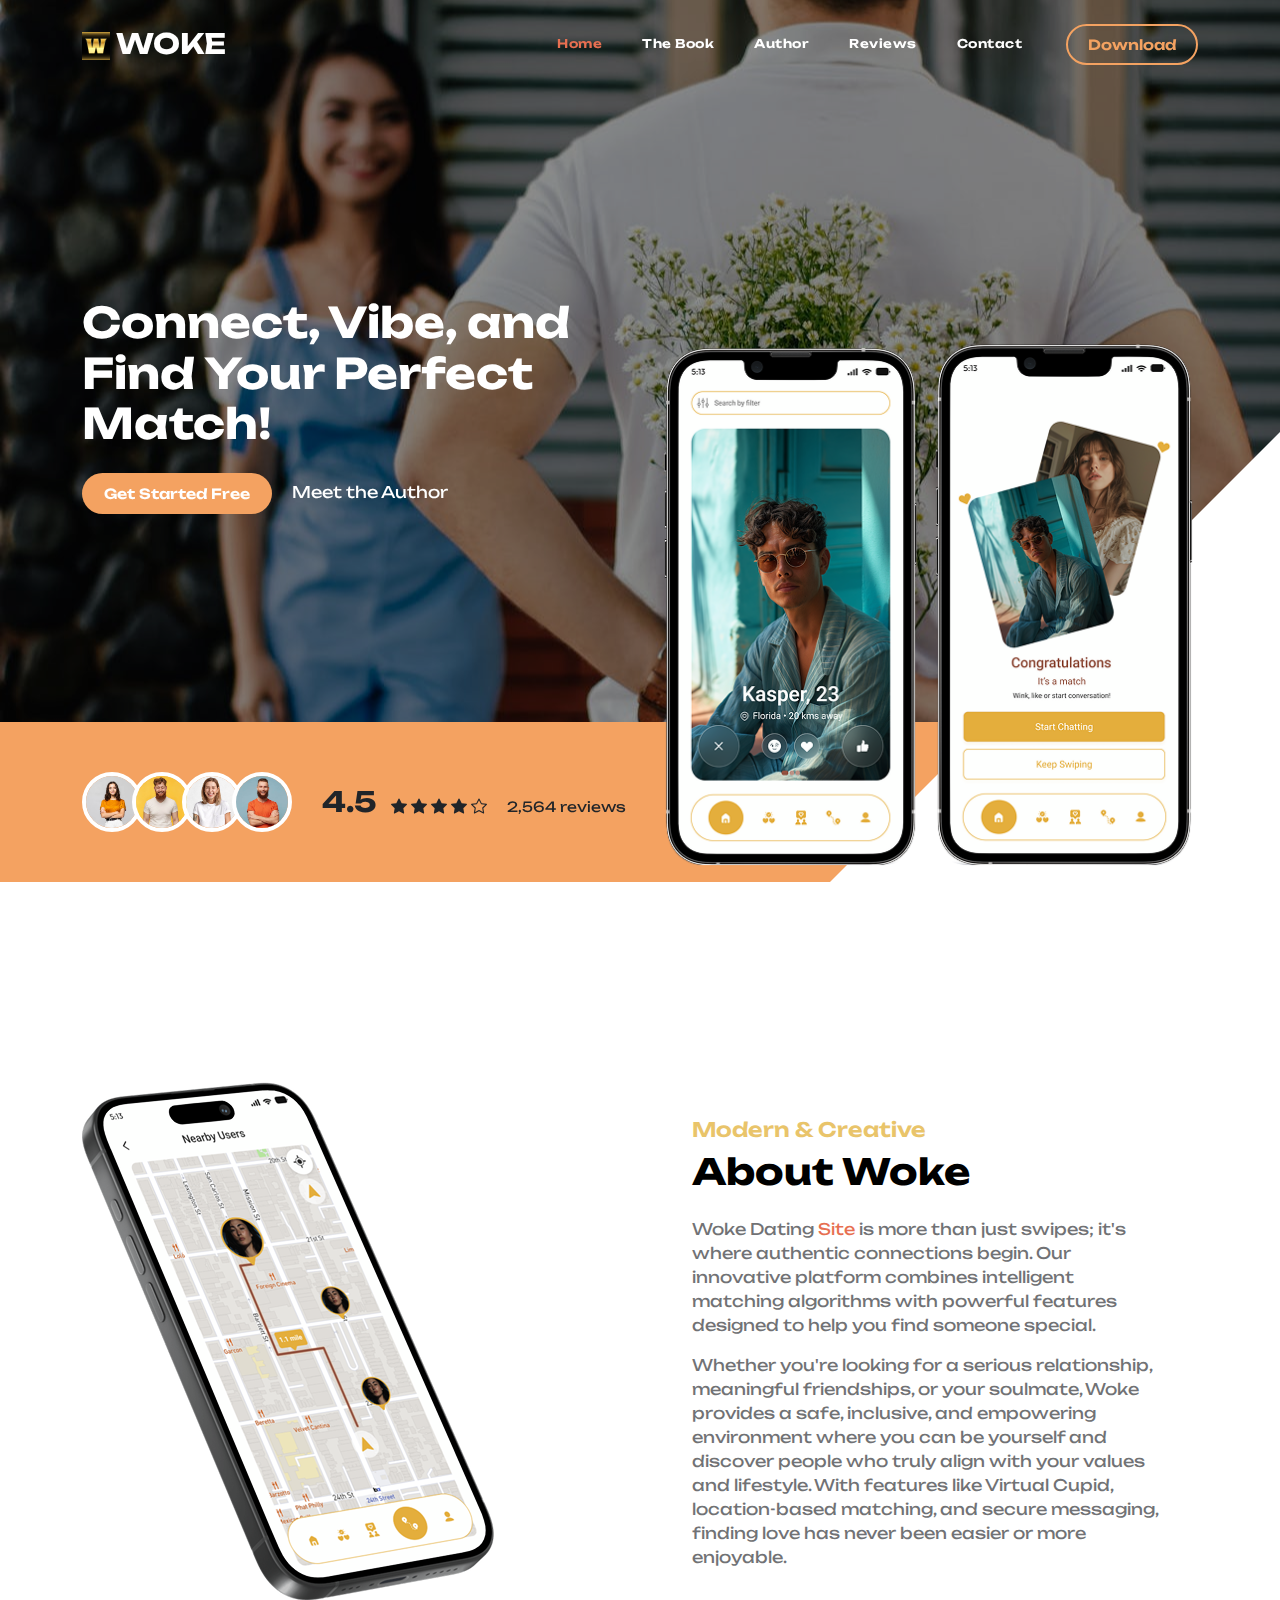
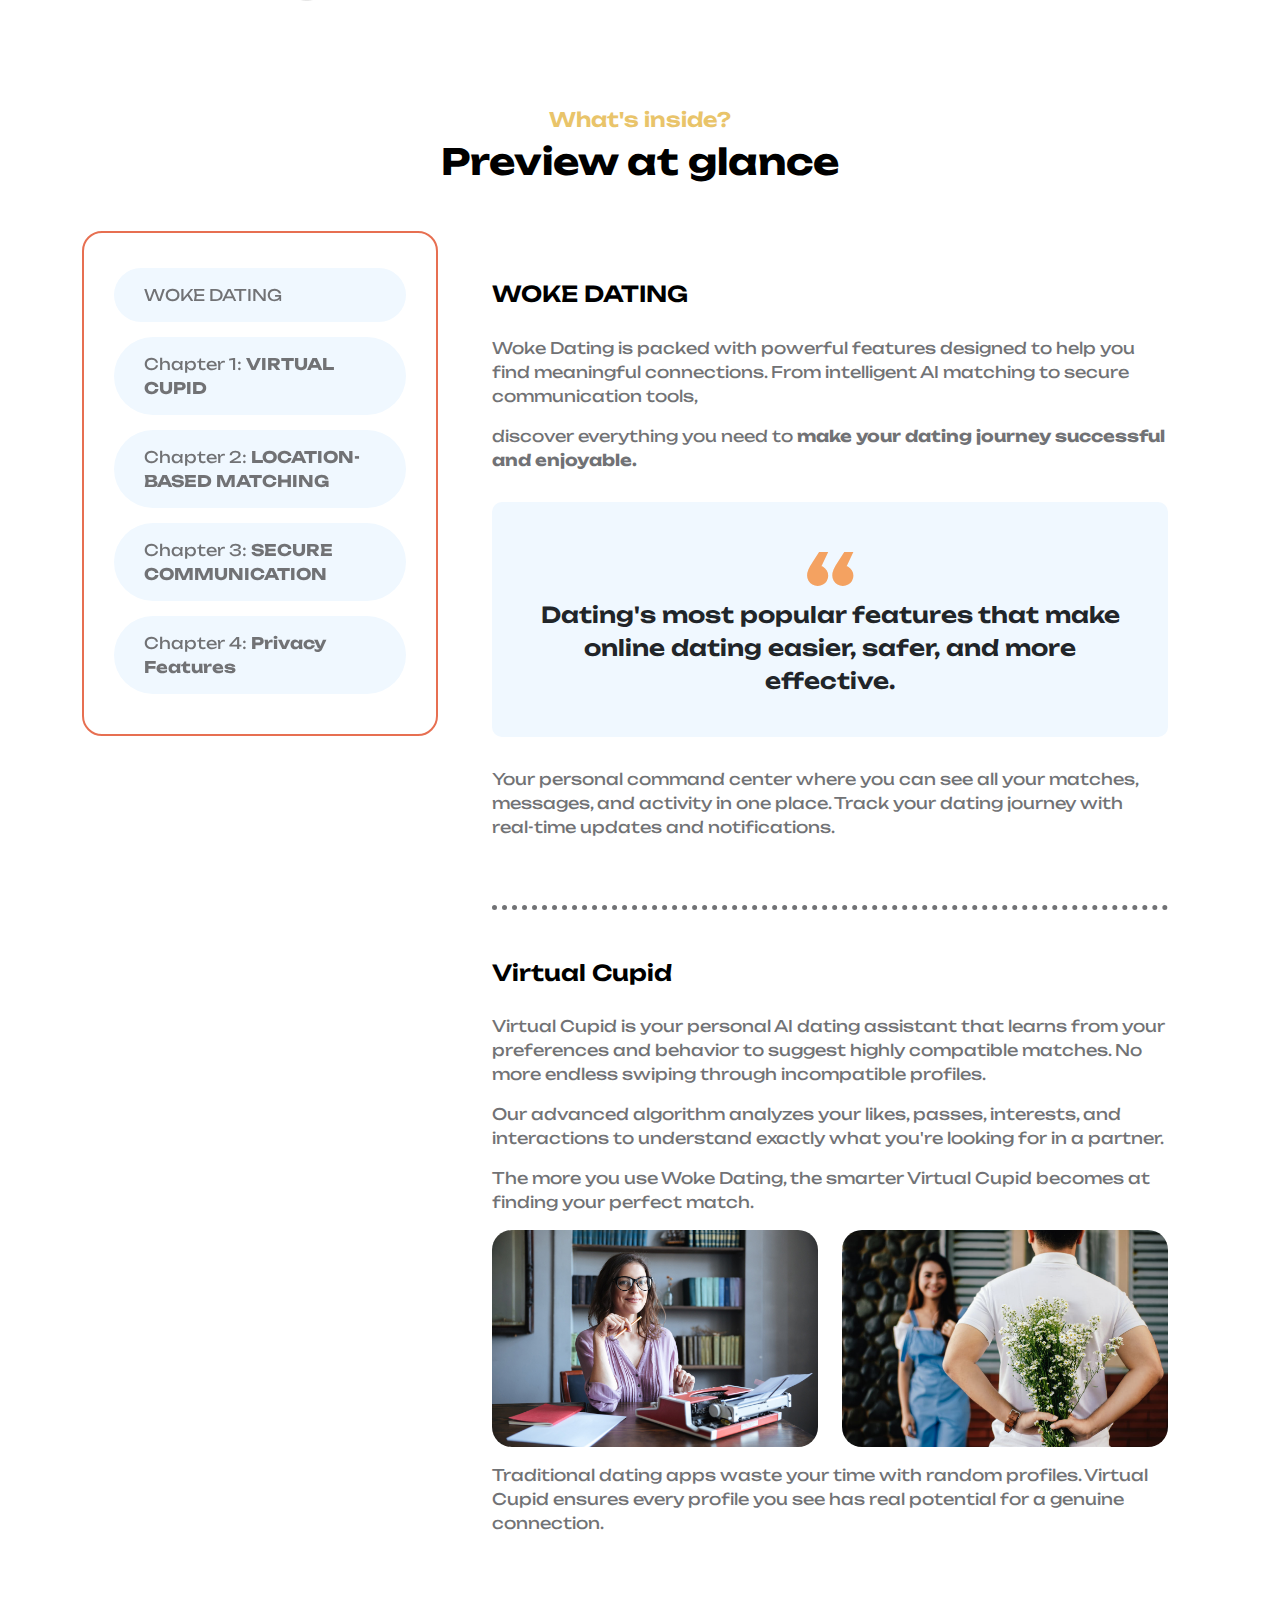
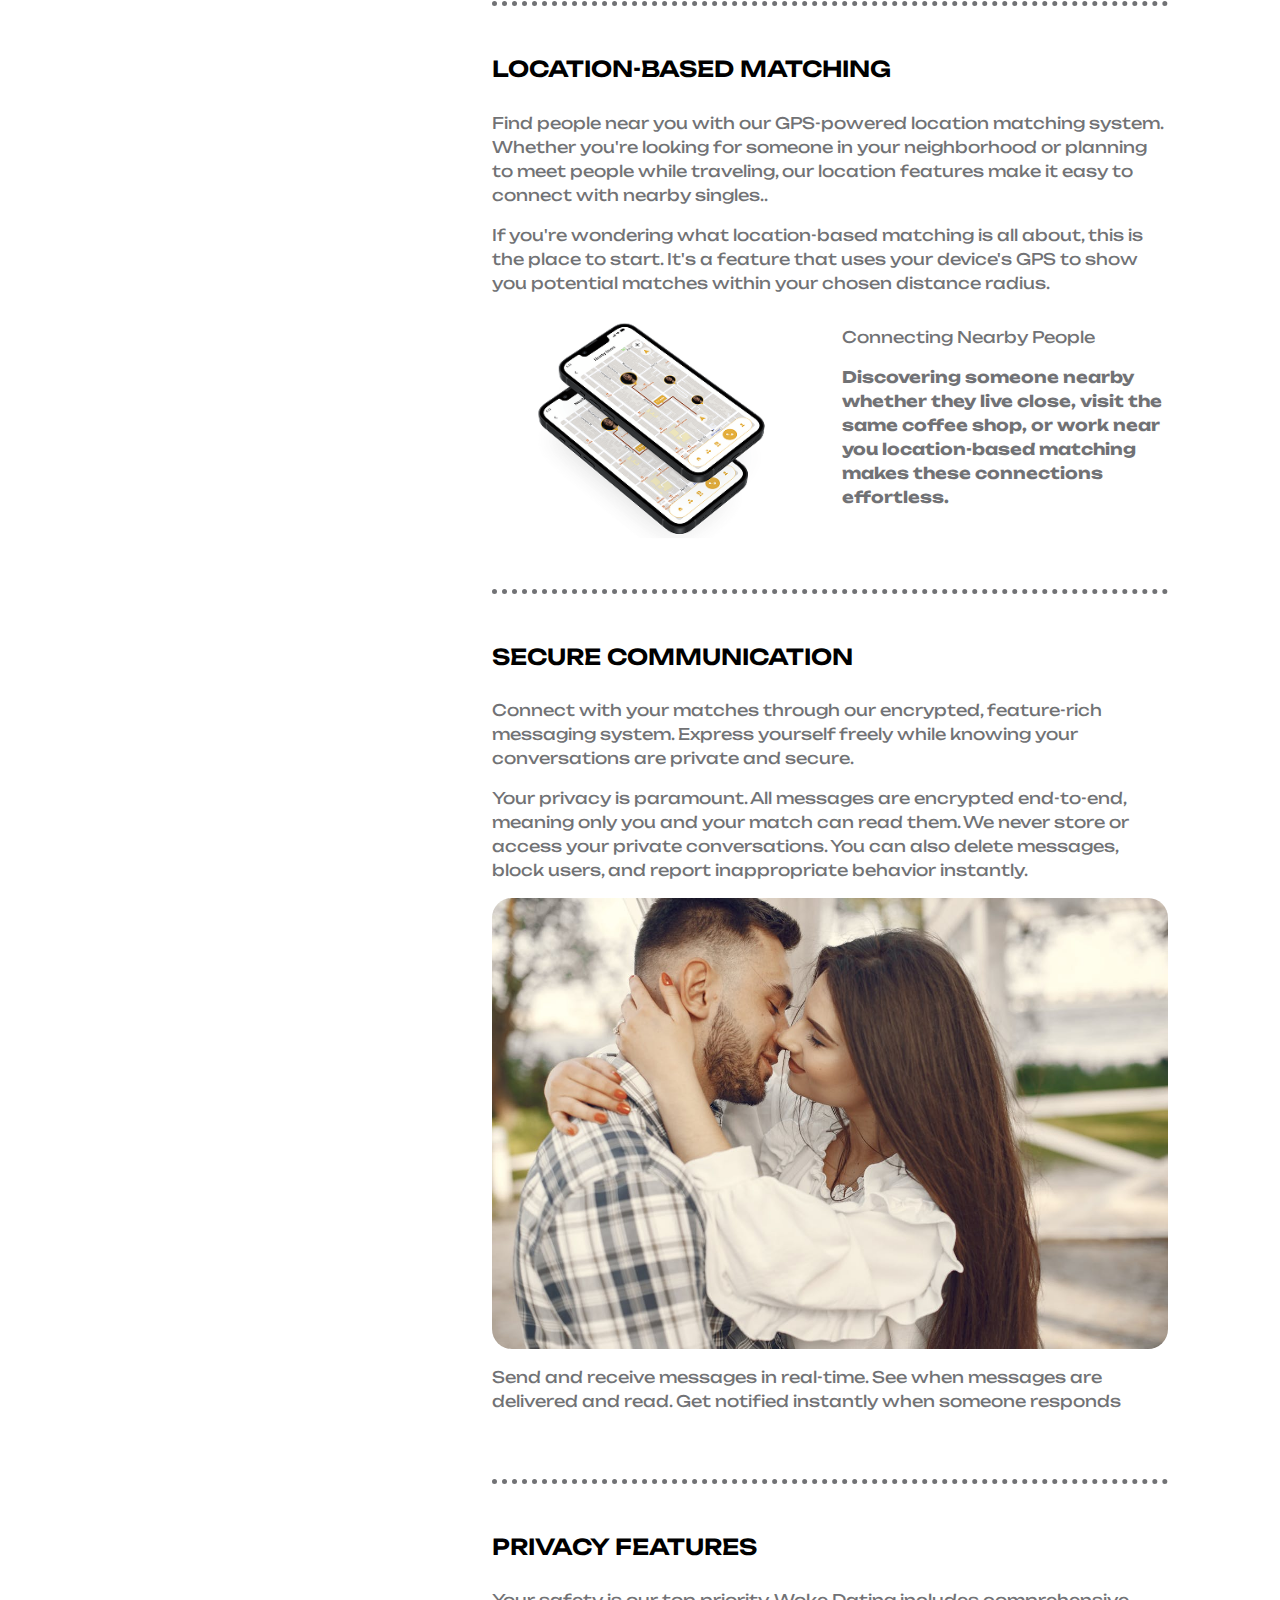
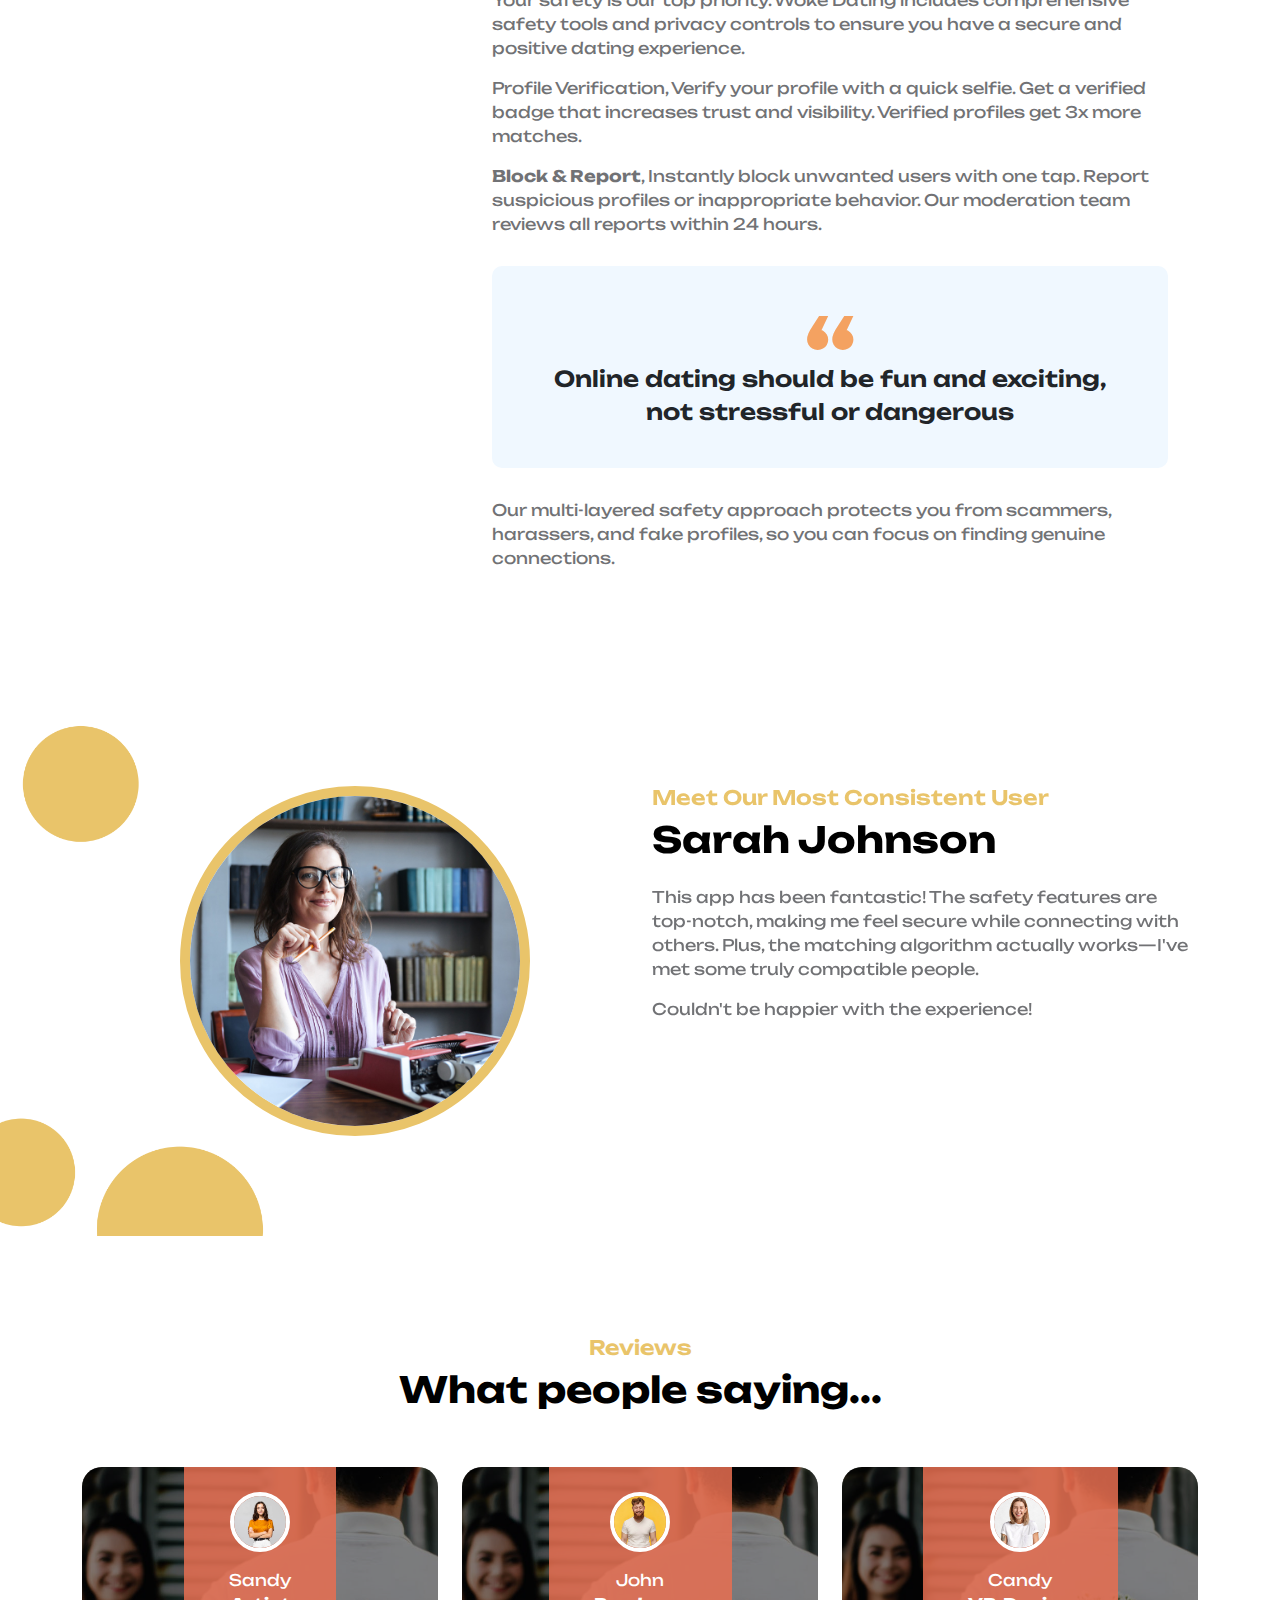
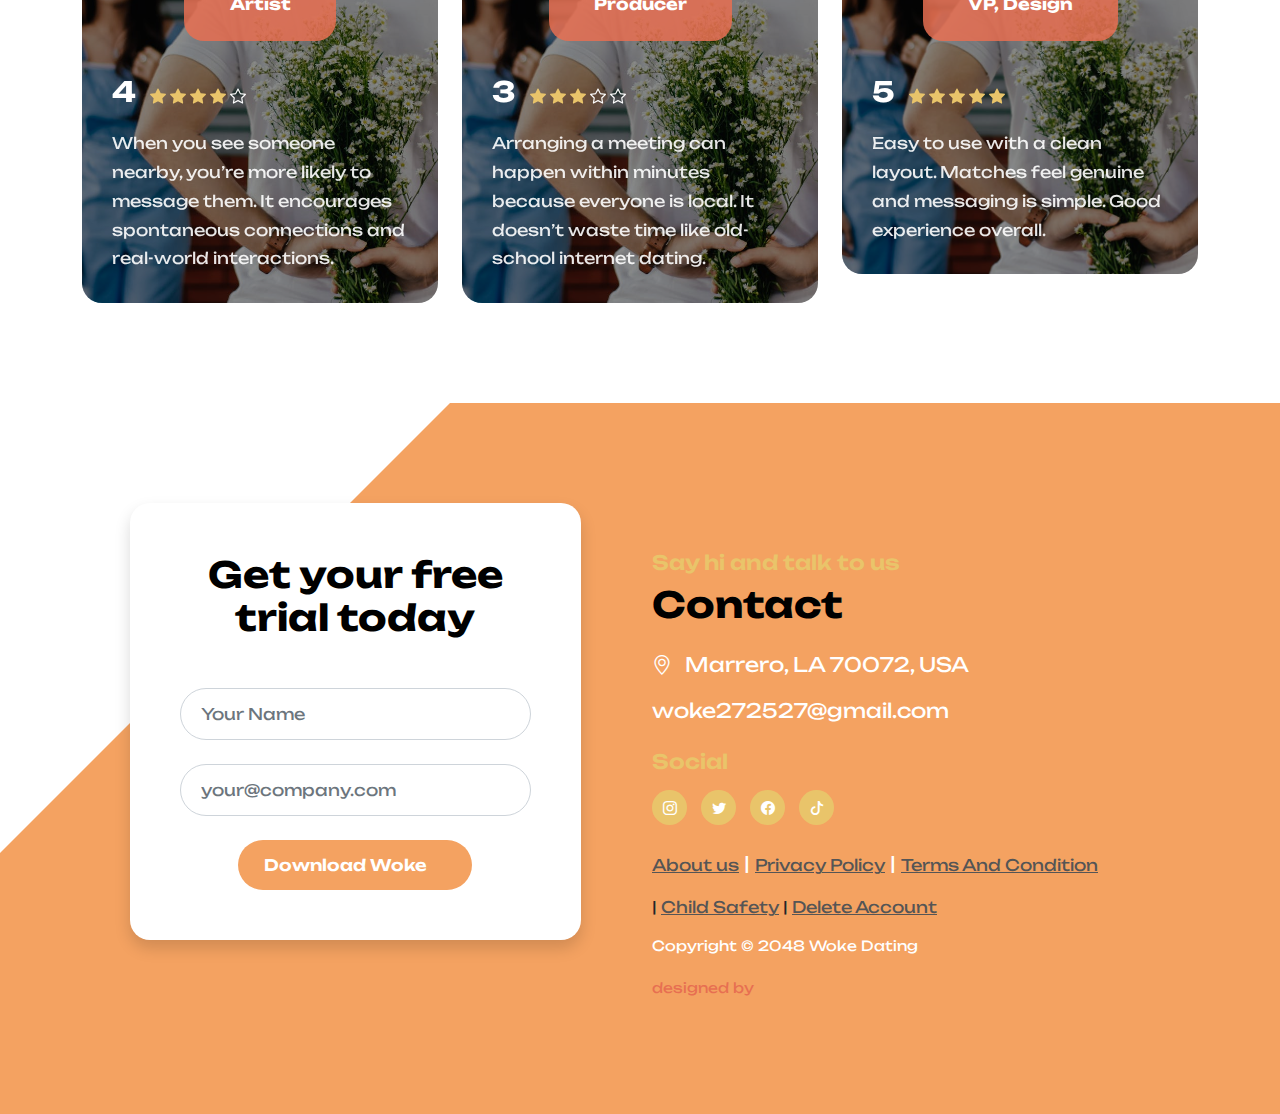
<file: index.html>
<!doctype html>
<html lang="en">
    <head>
        <meta charset="utf-8">
        <meta name="viewport" content="width=device-width, initial-scale=1">

        <meta name="description" content="">
        <meta name="author" content="">

        <link rel="icon" href="/images/woke-logo.png" />

        <title>Woke Dating</title>

        <!-- CSS FILES -->        
        <link rel="preconnect" href="https://fonts.googleapis.com">
        
        <link rel="preconnect" href="https://fonts.gstatic.com" crossorigin>

        <link href="https://fonts.googleapis.com/css2?family=Unbounded:wght@300;400;600;700&display=swap" rel="stylesheet">

        <link href="css/bootstrap.min.css" rel="stylesheet">

        <link href="css/bootstrap-icons.css" rel="stylesheet">

        <link href="css/templatemo-ebook-landing.css" rel="stylesheet">
<!--

TemplateMo 588 ebook landing

https://templatemo.com/tm-588-ebook-landing

-->
    </head>
    
    <body>

        <main>

            <nav class="navbar navbar-expand-lg">
                <div class="container">
                    <a class="navbar-brand" href="index.html">
                        <!-- <i class="navbar-brand-icon bi-book me-2"></i> -->
                        <img src="./images/woke-logo.png" alt="Woke Logo" style="width: auto; height: 28px;">
                        <span>WOKE</span>
                    </a>

                    <div class="d-lg-none ms-auto me-3">
                        <a href="#" class="btn custom-btn custom-border-btn btn-naira btn-inverted">
                            <i class="btn-icon bi-cloud-download"></i>
                            <span>Download</span><!-- duplicated another one below for mobile -->
                        </a>
                    </div>
    
                    <button class="navbar-toggler" type="button" data-bs-toggle="collapse" data-bs-target="#navbarNav" aria-controls="navbarNav" aria-expanded="false" aria-label="Toggle navigation">
                        <span class="navbar-toggler-icon"></span>
                    </button>
    
                    <div class="collapse navbar-collapse" id="navbarNav">
                        <ul class="navbar-nav ms-lg-auto me-lg-4">
                            <li class="nav-item">
                                <a class="nav-link click-scroll" href="#section_1">Home</a>
                            </li>
    
                            <li class="nav-item">
                                <a class="nav-link click-scroll" href="#section_2">The Book</a>
                            </li>

                            <li class="nav-item">
                                <a class="nav-link click-scroll" href="#section_3">Author</a>
                            </li>

                            <li class="nav-item">
                                <a class="nav-link click-scroll" href="#section_4">Reviews</a>
                            </li>

                            <li class="nav-item">
                                <a class="nav-link click-scroll" href="#section_5">Contact</a>
                            </li>
                        </ul>

                        <div class="d-none d-lg-block">
                            <a href="#" class="btn custom-btn custom-border-btn btn-naira btn-inverted">
                                <i class="btn-icon bi-cloud-download"></i>
                                <span>Download</span><!-- duplicated above one for mobile -->
                            </a>
                        </div>
                    </div>
                </div>
            </nav>
            

            <section class="hero-section d-flex justify-content-center align-items-center" id="section_1">
                <div class="container">
                    <div class="row">

                        <div class="col-lg-6 col-12 mb-5 pb-5 pb-lg-0 mb-lg-0">

                            <!-- <h6>Introducing</h6> -->

                            <h1 class="text-white mb-4">Connect, Vibe, and Find Your Perfect Match!</h1>

                            <a href="#section_2" class="btn custom-btn smoothscroll me-3">Get Started Free</a>

                            <a href="#section_3" class="link link--kale smoothscroll">Meet the Author</a>
                        </div>

                        <div class="hero-image-wrap col-lg-6 col-12 mt-3 mt-lg-0">
                            <img src="images/hero-app-mockup.png" class="hero-image img-fluid" alt="education online books">
                        </div>

                    </div>
                </div>
            </section>


            <section class="featured-section">
                <div class="container">
                    <div class="row">

                        <div class="col-lg-8 col-12">
                            <div class="avatar-group d-flex flex-wrap align-items-center">
                                <img src="images/avatar/portrait-beautiful-young-woman-standing-grey-wall.jpg" class="img-fluid avatar-image" alt="">

                                <img src="images/avatar/portrait-young-redhead-bearded-male.jpg" class="img-fluid avatar-image avatar-image-left" alt="">

                                <img src="images/avatar/pretty-blonde-woman.jpg" class="img-fluid avatar-image avatar-image-left" alt="">

                                <img src="images/avatar/studio-portrait-emotional-happy-funny-smiling-boyfriend.jpg" class="img-fluid avatar-image avatar-image-left" alt="">

                                <div class="reviews-group mt-3 mt-lg-0">
                                    <strong>4.5</strong>

                                    <i class="bi-star-fill"></i>
                                    <i class="bi-star-fill"></i>
                                    <i class="bi-star-fill"></i>
                                    <i class="bi-star-fill"></i>
                                    <i class="bi-star"></i>

                                    <small class="ms-3">2,564 reviews</small>
                                </div>
                            </div>
                        </div>
                    </div>
                </div>
            </section>


            <section class="py-lg-5"></section>


            <section class="book-section section-padding" id="section_2">
                <div class="container">
                    <div class="row">

                        <div class="col-lg-6 col-12">
                            <img src="images/about-section.png" class="img-fluid" alt="">
                        </div>

                        <div class="col-lg-6 col-12">
                            <div class="book-section-info">
                                <h6>Modern &amp; Creative</h6>


                                <h2 class="mb-4">About Woke</h2>

                                <p>Woke Dating <a rel="nofollow" href="https://wokedatingsite.com" target="_blank">Site</a> is more than just swipes; it's where authentic connections begin. Our innovative platform combines intelligent matching algorithms with powerful features designed to help you find someone special.</p>

                                <p>Whether you're looking for a serious relationship, meaningful friendships, or your soulmate, Woke provides a safe, inclusive, and empowering environment where you can be yourself and discover people who truly align with your values and lifestyle. With features like Virtual Cupid, location-based matching, and secure messaging, finding love has never been easier or more enjoyable.</p>
                            </div>
                        </div>

                    </div>
                </div>
            </section>


            <section>
                <div class="container">
                    <div class="row">

                        <div class="col-lg-12 col-12 text-center">
                            <h6>What's inside?</h6>

                            <h2 class="mb-5">Preview at glance</h2>
                        </div>

                        <div class="col-lg-4 col-12">
                            <nav id="navbar-example3" class="h-100 flex-column align-items-stretch">
                                <nav class="nav nav-pills flex-column">
                                    <a class="nav-link smoothscroll" href="#item-1">WOKE DATING</a>

                                    <a class="nav-link smoothscroll" href="#item-2">Chapter 1: <strong>VIRTUAL CUPID </strong></a>

                                    <a class="nav-link smoothscroll" href="#item-3">Chapter 2: <strong>LOCATION-BASED MATCHING</strong></a>

                                    <a class="nav-link smoothscroll" href="#item-4">Chapter 3: <strong>SECURE COMMUNICATION</strong></a>

                                    <a class="nav-link smoothscroll" href="#item-5">Chapter 4: <strong>Privacy Features</strong></a>
                                </nav>
                            </nav>
                        </div>

                        <div class="col-lg-8 col-12">
                            <div data-bs-spy="scroll" data-bs-target="#navbar-example3" data-bs-smooth-scroll="true" class="scrollspy-example-2" tabindex="0">
                                <div class="scrollspy-example-item" id="item-1">
                                    <h5>WOKE DATING </h5>

                                    <p>Woke Dating is packed with powerful features designed to help you find meaningful connections. From intelligent AI matching to secure communication tools, </p>

                                    <p>discover everything you need to <strong> make your dating journey successful and enjoyable.</strong></p>

                                    <blockquote class="blockquote">Dating's most popular features that make online dating easier, safer, and more effective.</blockquote>

                                    <p>Your personal command center where you can see all your matches, messages, and activity in one place. Track your dating journey with real-time updates and notifications.</p>
                                </div>

                                <div class="scrollspy-example-item" id="item-2">
                                    <h5>Virtual Cupid</h5>

                                    <p>Virtual Cupid is your personal AI dating assistant that learns from your preferences and behavior to suggest highly compatible matches. No more endless swiping through incompatible profiles.</p>

                                    <p>Our advanced algorithm analyzes your likes, passes, interests, and interactions to understand exactly what you're looking for in a partner. </p>

                                    <p>The more you use Woke Dating, the smarter Virtual Cupid becomes at finding your perfect match.</p>

                                    <div class="row">
                                        <div class="col-lg-6 col-12 mb-3">
                                            <img src="images/portrait-mature-smiling-authoress-sitting-desk.jpg" class="scrollspy-example-item-image img-fluid" alt="">
                                        </div>

                                        <div class="col-lg-6 col-12 mb-3">
                                            <img src="images/herobg.jpg" class="scrollspy-example-item-image img-fluid" alt="">
                                        </div>
                                    </div>

                                    <p>Traditional dating apps waste your time with random profiles. Virtual Cupid ensures every profile you see has real potential for a genuine connection.</p>
                                </div>

                                <div class="scrollspy-example-item" id="item-3">
                                    <h5>LOCATION-BASED MATCHING</h5>

                                    <p>Find people near you with our GPS-powered location matching system. Whether you're looking for someone in your neighborhood or planning to meet people while traveling, our location features make it easy to connect with nearby singles..</p>
                                    <p>If you're wondering what location-based matching is all about, this is the place to start. It's a feature that uses your device's GPS to show you potential matches within your chosen distance radius.</p>


                                    <div class="row align-items-center">
                                        <div class="col-lg-6 col-12">
                                            <img src="images/Work-less.png" class="img-fluid" alt="">
                                        </div>

                                        <div class="col-lg-6 col-12">
                                            <p>Connecting Nearby People</p>

                                            <p><strong>Discovering someone nearby whether they live close, visit the same coffee shop, or work near you location-based matching makes these connections effortless.</strong></p>
                                        </div>
                                    </div>
                                </div>

                                <div class="scrollspy-example-item" id="item-4">
                                    <h5>SECURE COMMUNICATION</h5>

                                    <p>Connect with your matches through our encrypted, feature-rich messaging system. Express yourself freely while knowing your conversations are private and secure.</p>

                                    <p>Your privacy is paramount. All messages are encrypted end-to-end, meaning only you and your match can read them. We never store or access your private conversations. You can also delete messages, block users, and report inappropriate behavior instantly.</p>

                                    <img src="images/herobg2.jpg" class="scrollspy-example-item-image img-fluid mb-3" alt="">

                                    <p>Send and receive messages in real-time. See when messages are delivered and read. Get notified instantly when someone responds</p>
                                </div>

                                <div class="scrollspy-example-item" id="item-5">
                                    <h5>PRIVACY FEATURES</h5>

                                    <p>Your safety is our top priority. Woke Dating includes comprehensive safety tools and privacy controls to ensure you have a secure and positive dating experience.</p>

                                    <p>Profile Verification, Verify your profile with a quick selfie. Get a verified badge that increases trust and visibility. Verified profiles get 3x more matches.</p>

                                    <p><strong>Block & Report</strong>, Instantly block unwanted users with one tap. Report suspicious profiles or inappropriate behavior. Our moderation team reviews all reports within 24 hours.</p>

                                    <blockquote class="blockquote">Online dating should be fun and exciting, not stressful or dangerous</blockquote>

                                    <p>Our multi-layered safety approach protects you from scammers, harassers, and fake profiles, so you can focus on finding genuine connections.</p>
                                </div>
                            </div>
                        </div>

                    </div>
                </div>
            </section>


            <section class="author-section section-padding" id="section_3">
                <div class="container">
                    <div class="row">

                        <div class="col-lg-6 col-12">
                            <img src="images/portrait-mature-smiling-authoress-sitting-desk.jpg" class="author-image img-fluid" alt="">
                        </div>

                        <div class="col-lg-6 col-12 mt-5 mt-lg-0">
                            <h6>Meet Our Most Consistent User</h6>

                            <h2 class="mb-4">Sarah Johnson</h2>

                            <p>This app has been fantastic! The safety features are top-notch, making me feel secure while connecting with others. Plus, the matching algorithm actually works—I've met some truly compatible people.</p>

                            <p>Couldn't be happier with the experience!</p>
                        </div>

                    </div>
                </div>
            </section>


            <section class="reviews-section section-padding" id="section_4">
                <div class="container">
                    <div class="row">

                        <div class="col-lg-12 col-12 text-center mb-5">
                            <h6>Reviews</h6>

                            <h2>What people saying...</h2>
                        </div>

                        <div class="col-lg-4 col-12">
                            <div class="custom-block d-flex flex-wrap">
                                <div class="custom-block-image-wrap d-flex flex-column">
                                    <img src="images/avatar/portrait-beautiful-young-woman-standing-grey-wall.jpg" class="img-fluid avatar-image" alt="">

                                    <div class="text-center mt-3">
                                        <span class="text-white">Sandy</span>

                                        <strong class="d-block text-white">Artist</strong>
                                    </div>
                                </div>

                                <div class="custom-block-info">
                                    <div class="reviews-group mb-3">
                                        <strong>4</strong>

                                        <i class="bi-star-fill"></i>
                                        <i class="bi-star-fill"></i>
                                        <i class="bi-star-fill"></i>
                                        <i class="bi-star-fill"></i>
                                        <i class="bi-star"></i>
                                    </div>

                                    <p class="mb-0">When you see someone nearby, you’re more likely to message them. It encourages spontaneous connections and real-world interactions.</p>
                                </div>
                            </div>
                        </div>

                        <div class="col-lg-4 col-12 my-5 my-lg-0">
                            <div class="custom-block d-flex flex-wrap">
                                <div class="custom-block-image-wrap d-flex flex-column">
                                    <img src="images/avatar/portrait-young-redhead-bearded-male.jpg" class="img-fluid avatar-image avatar-image-left" alt="">

                                    <div class="text-center mt-3">
                                        <span class="text-white">John</span>

                                        <strong class="d-block text-white">Producer</strong>
                                    </div>
                                </div>

                                <div class="custom-block-info">
                                    <div class="reviews-group mb-3">
                                        <strong>3</strong>

                                        <i class="bi-star-fill"></i>
                                        <i class="bi-star-fill"></i>
                                        <i class="bi-star-fill"></i>
                                        <i class="bi-star"></i>
                                        <i class="bi-star"></i>
                                    </div>

                                    <p class="mb-0">Arranging a meeting can happen within minutes because everyone is local. It doesn’t waste time like old-school internet dating.</p>
                                </div>
                            </div>
                        </div>

                        <div class="col-lg-4 col-12">
                            <div class="custom-block d-flex flex-wrap">
                                <div class="custom-block-image-wrap d-flex flex-column">
                                    <img src="images/avatar/pretty-blonde-woman.jpg" class="img-fluid avatar-image" alt="">

                                    <div class="text-center mt-3">
                                        <span class="text-white">Candy</span>

                                        <strong class="d-block text-white">VP, Design</strong>
                                    </div>
                                </div>

                                <div class="custom-block-info">
                                    <div class="reviews-group mb-3">
                                        <strong>5</strong>

                                        <i class="bi-star-fill"></i>
                                        <i class="bi-star-fill"></i>
                                        <i class="bi-star-fill"></i>
                                        <i class="bi-star-fill"></i>
                                        <i class="bi-star-fill"></i>
                                    </div>

                                    <p class="mb-0">Easy to use with a clean layout. Matches feel genuine and messaging is simple. Good experience overall.</p>
                                </div>
                            </div>
                        </div>

                    </div>
                </div>
            </section>


            <section class="contact-section section-padding" id="section_5">
                <div class="container">
                    <div class="row">

                        <div class="col-lg-5 col-12 mx-auto">
                            <form class="custom-form ebook-download-form bg-white shadow" action="#" method="post" role="form">
                                <div class="text-center mb-5">
                                    <h2 class="mb-1">Get your free trial today</h2>
                                </div>

                                <div class="ebook-download-form-body">
                                    <div class="input-group mb-4">
                                        <input type="text" name="ebook-form-name" id="ebook-form-name" class="form-control" aria-label="ebook-form-name" aria-describedby="basic-addon1" placeholder="Your Name" required>

                                        <span class="input-group-text" id="basic-addon1">
                                            <i class="custom-form-icon bi-person"></i>
                                        </span>
                                    </div>

                                    <div class="input-group mb-4">
                                        <input type="email" name="ebook-email" id="ebook-email" pattern="[^ @]*@[^ @]*" class="form-control" placeholder="your@company.com" aria-label="ebook-form-email" aria-describedby="basic-addon2" required="">

                                        <span class="input-group-text" id="basic-addon2">
                                            <i class="custom-form-icon bi-envelope"></i>
                                        </span>
                                    </div>

                                    <div class="col-lg-8 col-md-10 col-8 mx-auto">
                                        <button type="submit" class="form-control">Download Woke</button>
                                    </div>
                                </div>
                            </form>
                        </div>

                        <div class="col-lg-6 col-12">
                            <h6 class="mt-5">Say hi and talk to us</h6>

                            <h2 class="mb-4">Contact</h2>

                            <p class="mb-3">
                                <i class="bi-geo-alt me-2"></i>
                                Marrero, LA 70072, USA
                            </p>


                            <p>
                                <a href="mailto:woke272527@gmail.com" class="contact-link">
                                    woke272527@gmail.com
                                </a>
                            </p>

                            <h6 class="site-footer-title mt-4 mb-3">Social</h6>

                            <ul class="social-icon mb-4">
                                <li class="social-icon-item">
                                    <a target="_blank" href="https://www.instagram.com/woke_dating_site/?utm_source=ig_web_button_share_sheet" class="social-icon-link bi-instagram"></a>
                                </li>

                                <li class="social-icon-item">
                                    <a target="_blank" href="https://x.com/WokeDatingSite" class="social-icon-link bi-twitter"></a>
                                </li>
                                
                                <li class="social-icon-item">
                                    <a target="_blank" href="https://www.facebook.com/profile.php?id=61584182069945&mibextid=wwXlfr&rdid=qlvdJriZ6ecjCWCq&share_url=https%3A%2F%2Fwww.facebook.com%2Fshare%2F1K12QFDNrh%2F%3Fmibextid%3DwwXlfr#" class="social-icon-link bi-facebook"></a>
                                </li>

                                <li class="social-icon-item">
                                    <a target="_blank" href="https://www.tiktok.com/@woke.dating.site" class="social-icon-link bi-tiktok"></a>
                                </li>
                            </ul>

                            <p ><a href="./aboutUs.html" style="color: #555; font-size: 16px; text-decoration: underline;">About us</a> | <a href="./privacyPolicy.html" style="color: #555; font-size: 16px; text-decoration: underline;">Privacy Policy</a> | <a href="./termsAndConditions.html" style="color: #555; font-size: 16px; text-decoration: underline;">Terms And Condition</a></p> | <a href="./childSafetyPolicy.html" style="color: #555; font-size: 16px; text-decoration: underline;">Child Safety</a> | <a href="./deleteAccount.html" style="color: #555; font-size: 16px; text-decoration: underline;">Delete Account</a></p>

                            <p class="copyright-text">Copyright © 2048 Woke Dating
                            <br><br><a rel="nofollow" href="https://shadat-hossain.netlify.app" target="_blank">designed by</a></p>
                        </div>

                    </div>
                </div>
            </section>
        </main>

        <!-- JAVASCRIPT FILES -->
        <script src="js/jquery.min.js"></script>
        <script src="js/bootstrap.bundle.min.js"></script>
        <script src="js/jquery.sticky.js"></script>
        <script src="js/click-scroll.js"></script>
        <script src="js/custom.js"></script>

    </body>
</html>
</file>
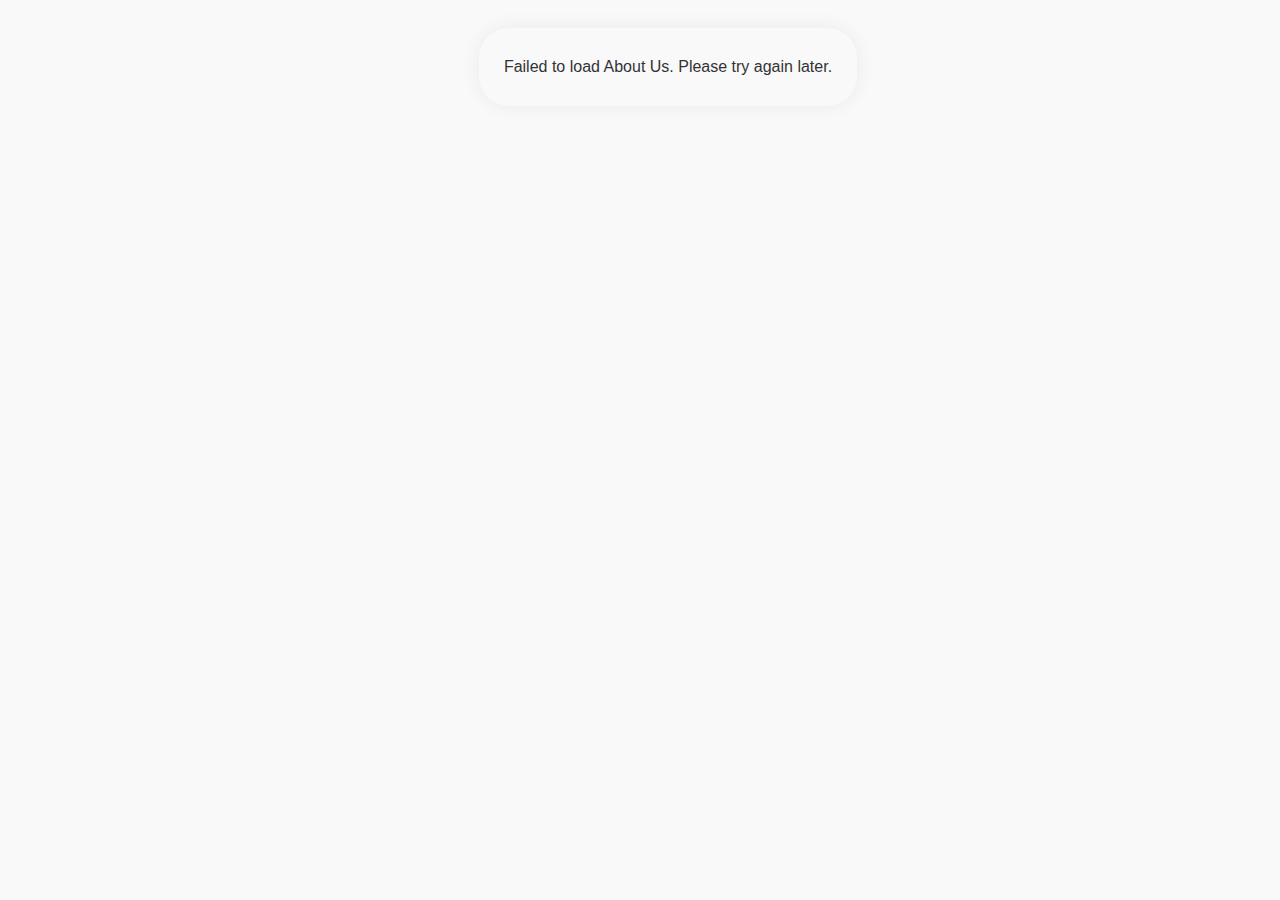
<file: aboutUs.html>
<!DOCTYPE html>
<html lang="en">
  <head>
    <meta charset="UTF-8" />
    <meta name="viewport" content="width=device-width, initial-scale=1.0" />
    <title>Woke - About Us</title>
    <link rel="icon" href="/images/woke-logo.png" />
    
    <style>
      body {
        font-family: Arial, sans-serif;
        line-height: 1.6;
        padding: 20px;
        background: #f9f9f9;
        color: #333;
        width: 100%;
        display: flex;
        justify-content: center;
      }
      h1,
      h2 {
        color: #2c3e50;
      }
      h1 {
        border-bottom: 2px solid #2c3e50;
        padding-bottom: 10px;
      }
      section {
        margin-bottom: 40px;
      }
      #about-container {
        max-width: 800px;
        box-shadow: 0px 0px 20px 0px #00000010;
        padding: 10px 25px;
        border-radius: 30px;
      }
    </style>
  </head>
  <body>
    <div id="about-container">Loading About Us...</div>

    <script>
      fetch("https://api.wokedatingsite.com/api/v1/info/about-us")
        .then((response) => {
          if (!response.ok) throw new Error("Network response was not ok");
          return response.json();
        })
        .then((data) => {
          const encodedHtml = data?.data?.attributes?.[0]?.content;
          if (encodedHtml) {
            const textarea = document.createElement("textarea");
            textarea.innerHTML = encodedHtml; // decode entities
            document.getElementById("about-container").innerHTML =
              textarea.value;
          } else {
            throw new Error("About Us content not found.");
          }
        })
        .catch((error) => {
          document.getElementById("about-container").innerHTML =
            "<p>Failed to load About Us. Please try again later.</p>";
          console.error("Fetch error:", error);
        });
    </script>
  </body>
</html>
</file>
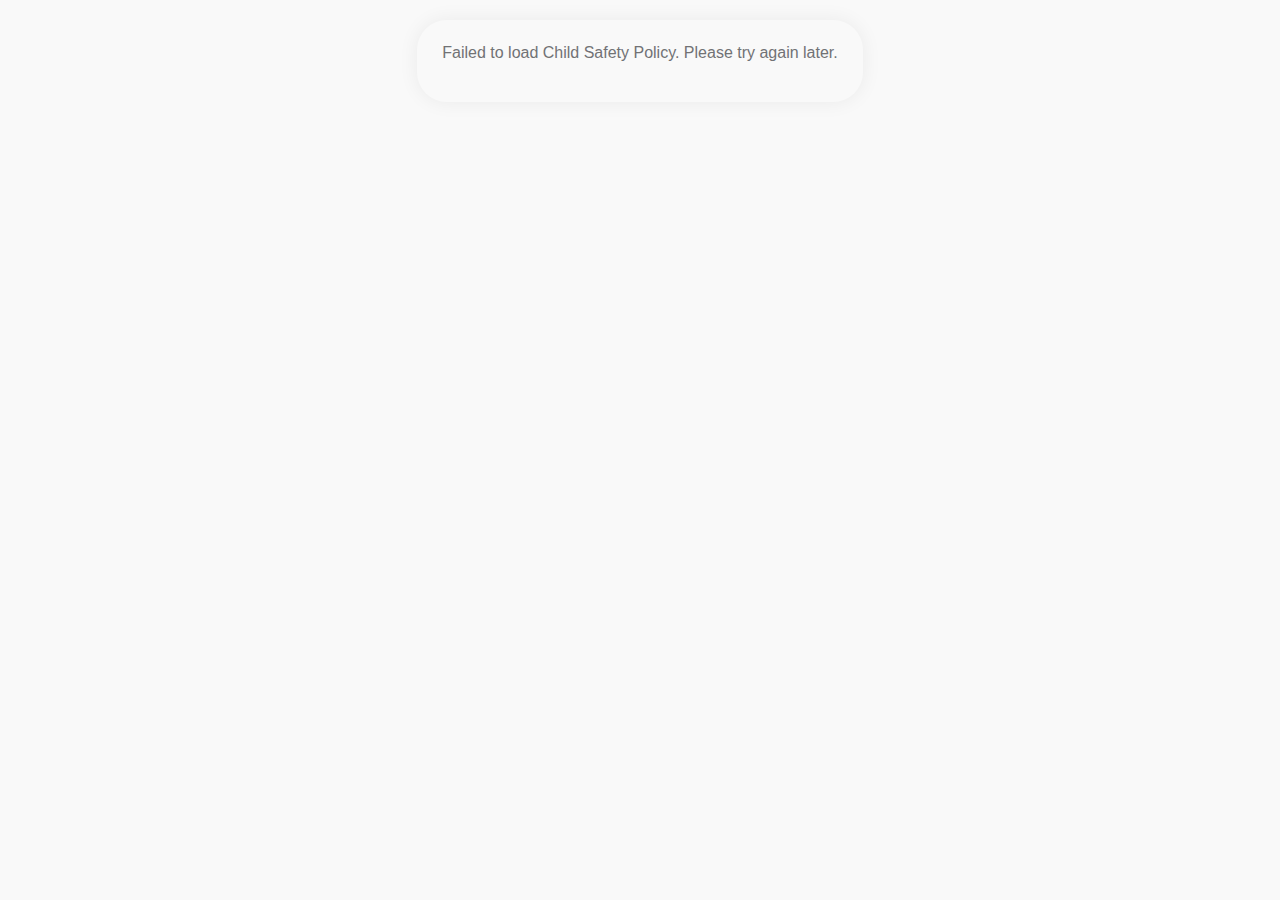
<file: childSafetyPolicy.html>
<!DOCTYPE html>
<html lang="en">
  <head>
    <meta charset="UTF-8" />
    <meta name="viewport" content="width=device-width, initial-scale=1.0" />
    <title>Woke - Child Safety Policy</title>

    <link rel="icon" href="/images/woke-logo.png" />

    <!-- CSS FILES -->
    <link rel="preconnect" href="https://fonts.googleapis.com" />

    <link rel="preconnect" href="https://fonts.gstatic.com" crossorigin />

    <link
      href="https://fonts.googleapis.com/css2?family=Unbounded:wght@300;400;600;700&display=swap"
      rel="stylesheet"
    />

    <link href="css/bootstrap.min.css" rel="stylesheet" />

    <link href="css/bootstrap-icons.css" rel="stylesheet" />

    <link href="css/templatemo-ebook-landing.css" rel="stylesheet" />
    <style>
      body {
        font-family: Arial, sans-serif;
        line-height: 1.6;
        padding: 20px;
        background: #f9f9f9;
        color: #333;
        width: 100%;
        display: flex;
        justify-content: center;
      }
      h1,
      h2 {
        color: #2c3e50;
      }
      h1 {
        border-bottom: 2px solid #2c3e50;
        padding-bottom: 10px;
      }
      section {
        margin-bottom: 40px;
      }
      #child-safety-container {
        max-width: 800px;
        box-shadow: 0px 0px 20px 0px #00000010;
        padding: 20px 25px;
        border-radius: 30px;
      }
    </style>
  </head>
  <body>
    <div id="child-safety-container">Loading Child Safety Policy...</div>

    <script>
      fetch("https://api.wokedatingsite.com/api/v1/info/child-safety-policy")
        .then((response) => {
          if (!response.ok) throw new Error("Network response was not ok");
          return response.json();
        })
        .then((data) => {
          console.log(data.data?.attributes);
          const encodedHtml = data?.data?.attributes?.[0]?.content;
          if (encodedHtml) {
            const textarea = document.createElement("textarea");
            textarea.innerHTML = encodedHtml; // decode entities
            document.getElementById("child-safety-container").innerHTML =
              textarea.value;
          } else {
            throw new Error("Child Safety Policy content not found.");
          }
        })
        .catch((error) => {
          document.getElementById("child-safety-container").innerHTML =
            "<p>Failed to load Child Safety Policy. Please try again later.</p>";
          console.error("Fetch error:", error);
        });
    </script>
  </body>
</html>
</file>
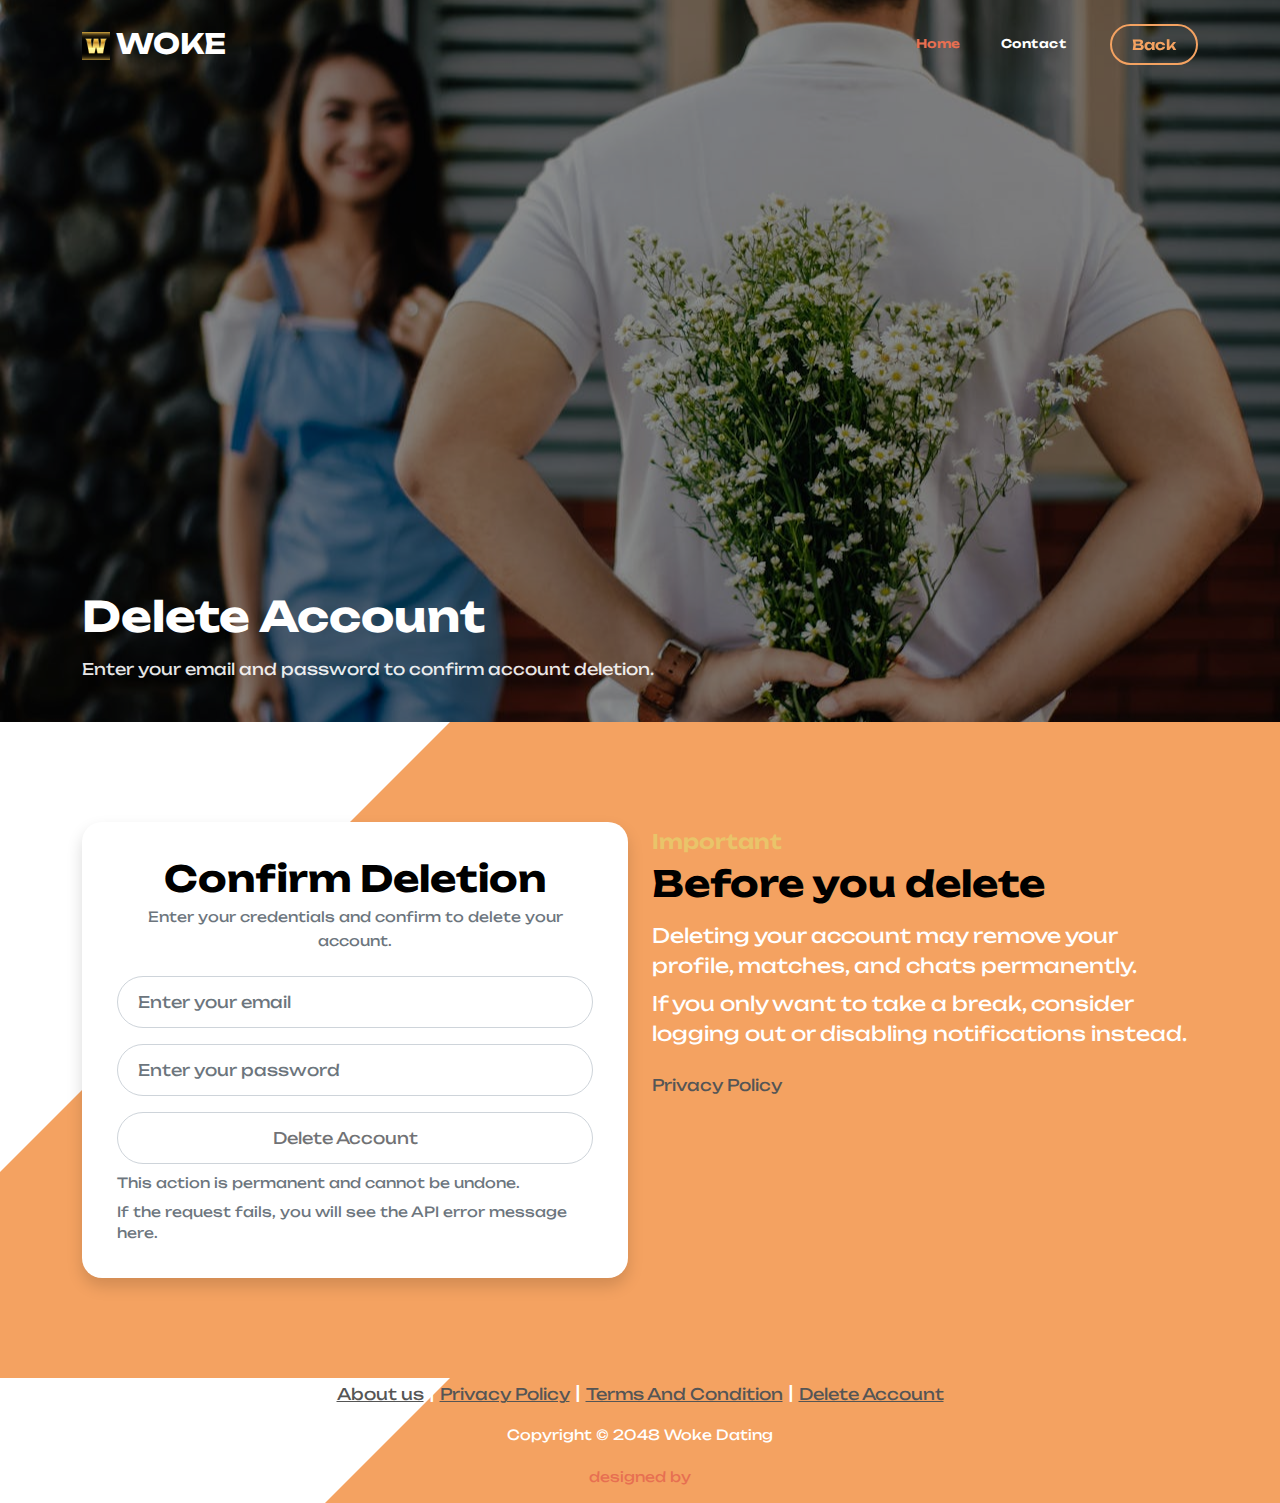
<file: deleteAccount.html>
<!doctype html>
<html lang="en">
  <head>
    <meta charset="utf-8">
    <meta name="viewport" content="width=device-width, initial-scale=1">

    <link rel="icon" href="/images/woke-logo.png" />
    <title>Delete Account - Woke Dating</title>

    <!-- CSS FILES -->
    <link rel="preconnect" href="https://fonts.googleapis.com">
    <link rel="preconnect" href="https://fonts.gstatic.com" crossorigin>
    <link href="https://fonts.googleapis.com/css2?family=Unbounded:wght@300;400;600;700&display=swap" rel="stylesheet">

    <link href="css/bootstrap.min.css" rel="stylesheet">
    <link href="css/bootstrap-icons.css" rel="stylesheet">
    <link href="css/templatemo-ebook-landing.css" rel="stylesheet">
  </head>

  <body>
    <main>
      <!-- Navbar (same style as index) -->
      <nav class="navbar navbar-expand-lg">
        <div class="container">
          <a class="navbar-brand" href="index.html">
            <img src="./images/woke-logo.png" alt="Woke Logo" style="width: auto; height: 28px;">
            <span>WOKE</span>
          </a>

          <button class="navbar-toggler" type="button" data-bs-toggle="collapse" data-bs-target="#navbarNav"
            aria-controls="navbarNav" aria-expanded="false" aria-label="Toggle navigation">
            <span class="navbar-toggler-icon"></span>
          </button>

          <div class="collapse navbar-collapse" id="navbarNav">
            <ul class="navbar-nav ms-lg-auto me-lg-4">
              <li class="nav-item">
                <a class="nav-link" href="index.html#section_1">Home</a>
              </li>
              <li class="nav-item">
                <a class="nav-link" href="index.html#section_5">Contact</a>
              </li>
            </ul>

            <div class="d-none d-lg-block">
              <a href="index.html" class="btn custom-btn custom-border-btn btn-naira btn-inverted">
                <i class="btn-icon bi-arrow-left"></i>
                <span>Back</span>
              </a>
            </div>
          </div>
        </div>
      </nav>

      <!-- Page Header -->
      <section class="hero-section d-flex justify-content-center align-items-center" style="min-height: 45vh;">
        <div class="container">
          <div class="row align-items-center">
            <div class="col-lg-7 col-12">
              <h1 class="text-white mb-3">Delete Account</h1>
              <p class="text-white mb-0" style="opacity: .9;">
                Enter your email and password to confirm account deletion.
              </p>
            </div>
          </div>
        </div>
      </section>

      <!-- Form Section -->
      <section class="contact-section section-padding" id="delete_account_section">
        <div class="container">
          <div class="row">

            <div class="col-lg-6 col-12 mx-auto">
              <div class="custom-form ebook-download-form bg-white shadow" style="padding: 35px;">
                <div class="text-center mb-4">
                  <h2 class="mb-1">Confirm Deletion</h2>
                  <small class="text-muted">Enter your credentials and confirm to delete your account.</small>
                </div>

                <!-- Alerts -->
                <div id="alertArea" class="mb-3"></div>

                <!-- Delete Form -->
                <div id="deleteForm">
                  <div class="input-group mb-3">
                    <input
                      type="email"
                      id="emailInput"
                      class="form-control"
                      placeholder="Enter your email"
                      aria-label="Email"
                      required
                    >
                    <span class="input-group-text">
                      <i class="custom-form-icon bi-envelope"></i>
                    </span>
                  </div>

                  <div class="input-group mb-3">
                    <input
                      type="password"
                      id="passwordInput"
                      class="form-control"
                      placeholder="Enter your password"
                      aria-label="Password"
                      required
                    >
                    <span class="input-group-text">
                      <i class="custom-form-icon bi-lock"></i>
                    </span>
                  </div>

                  <button id="deleteBtn" class="form-control mb-2" type="button">
                    Delete Account
                  </button>

                  <small class="text-muted d-block">
                    This action is permanent and cannot be undone.
                  </small>

                  <small class="text-muted d-block mt-2">
                    If the request fails, you will see the API error message here.
                  </small>
                </div>

              </div>
            </div>

            <div class="col-lg-6 col-12 mt-4 mt-lg-0">
              <h6 class="mt-2">Important</h6>
              <h2 class="mb-3">Before you delete</h2>
              <p class="mb-2">Deleting your account may remove your profile, matches, and chats permanently.</p>
              <p class="mb-4">If you only want to take a break, consider logging out or disabling notifications instead.</p>

              <p style="color:#555; font-size: 16px; text-decoration: underline;">
                <a href="./privacyPolicy.html" style="color: inherit;">Privacy Policy</a>
              </p>
            </div>

          </div>
        </div>
      </section>

      <!-- Footer -->
      <section class="contact-section" style="padding-top: 0;">
        <div class="container">
          <div class="row">
            <div class="col-12 text-center">
              <p>
                <a href="./aboutUs.html" style="color: #555; font-size: 16px; text-decoration: underline;">About us</a> |
                <a href="./privacyPolicy.html" style="color: #555; font-size: 16px; text-decoration: underline;">Privacy Policy</a> |
                <a href="./termsAndConditions.html" style="color: #555; font-size: 16px; text-decoration: underline;">Terms And Condition</a> |
                <a href="./deleteAccount.html" style="color: #555; font-size: 16px; text-decoration: underline;">Delete Account</a>
              </p>

              <p class="copyright-text">
                Copyright © 2048 Woke Dating
                <br><br><a rel="nofollow" href="https://shadat-hossain.netlify.app" target="_blank">designed by</a>
              </p>
            </div>
          </div>
        </div>
      </section>

      <!-- Confirm Delete Modal -->
      <div class="modal fade" id="confirmDeleteModal" tabindex="-1" aria-hidden="true">
        <div class="modal-dialog modal-dialog-centered">
          <div class="modal-content">
            <div class="modal-header">
              <h5 class="modal-title">Confirm deletion</h5>
              <button type="button" class="btn-close" data-bs-dismiss="modal" aria-label="Close"></button>
            </div>

            <div class="modal-body">
              Are you sure you want to delete your account? This action cannot be undone.
            </div>

            <div class="modal-footer">
              <button type="button" class="btn btn-outline-secondary" data-bs-dismiss="modal">
                Cancel
              </button>
              <button type="button" id="confirmYesBtn" class="btn btn-danger">
                Yes, Delete
              </button>
            </div>
          </div>
        </div>
      </div>

    </main>

    <!-- JAVASCRIPT FILES -->
    <script src="js/jquery.min.js"></script>
    <script src="js/bootstrap.bundle.min.js"></script>
    <script src="js/jquery.sticky.js"></script>
    <script src="js/click-scroll.js"></script>
    <script src="js/custom.js"></script>

    <script>
      const API_URL = "https://api.wokedatingsite.com/api/v1/auth/delete-account";

      const emailInput = document.getElementById("emailInput");
      const passwordInput = document.getElementById("passwordInput");

      const deleteBtn = document.getElementById("deleteBtn");
      const confirmYesBtn = document.getElementById("confirmYesBtn");

      const alertArea = document.getElementById("alertArea");

      function showAlert(type, message) {
        alertArea.innerHTML = `
          <div class="alert alert-${type} mb-0" role="alert" style="font-size: 14px;">
            ${message}
          </div>
        `;
      }

      function clearAlert() {
        alertArea.innerHTML = "";
      }

      function isValidEmail(email) {
        return /^[^\s@]+@[^\s@]+\.[^\s@]+$/.test(email);
      }

      function setLoading(loading) {
        deleteBtn.disabled = loading;
        deleteBtn.textContent = loading ? "Deleting..." : "Delete Account";
      }

      // Open confirm modal
      deleteBtn.addEventListener("click", () => {
        clearAlert();

        const email = (emailInput.value || "").trim();
        const password = (passwordInput.value || "").trim();

        if (!email) return showAlert("danger", "Please enter your email.");
        if (!isValidEmail(email)) return showAlert("danger", "Please enter a valid email.");
        if (!password) return showAlert("danger", "Please enter your password.");

        const modalEl = document.getElementById("confirmDeleteModal");
        const modal = new bootstrap.Modal(modalEl);
        modal.show();
      });

      // Confirm YES -> call API
      confirmYesBtn.addEventListener("click", async () => {
        clearAlert();

        const email = (emailInput.value || "").trim();
        const password = (passwordInput.value || "").trim();

        setLoading(true);

        try {
          const res = await fetch(API_URL, {
            method: "DELETE",
            headers: { "Content-Type": "application/json" },
            body: JSON.stringify({ email, password }),
          });

          const data = await res.json().catch(() => ({}));

          // Close modal
          const modalEl = document.getElementById("confirmDeleteModal");
          const modal = bootstrap.Modal.getInstance(modalEl);
          if (modal) modal.hide();

          // Success
          if (res.ok && data?.code === 200) {
            showAlert("success", data?.message || "Account deleted successfully.");
            emailInput.value = "";
            passwordInput.value = "";
            return;
          }

          // Error message
          const msg =
            data?.message ||
            data?.error ||
            `Delete failed (HTTP ${res.status}). Please try again.`;

          showAlert("danger", msg);
        } catch (err) {
          // Close modal on error too
          const modalEl = document.getElementById("confirmDeleteModal");
          const modal = bootstrap.Modal.getInstance(modalEl);
          if (modal) modal.hide();

          showAlert("danger", "Network error. Please check your connection / server and try again.");
        } finally {
          setLoading(false);
        }
      });

      // Enter key support
      passwordInput.addEventListener("keydown", (e) => {
        if (e.key === "Enter") deleteBtn.click();
      });
    </script>
  </body>
</html>
</file>
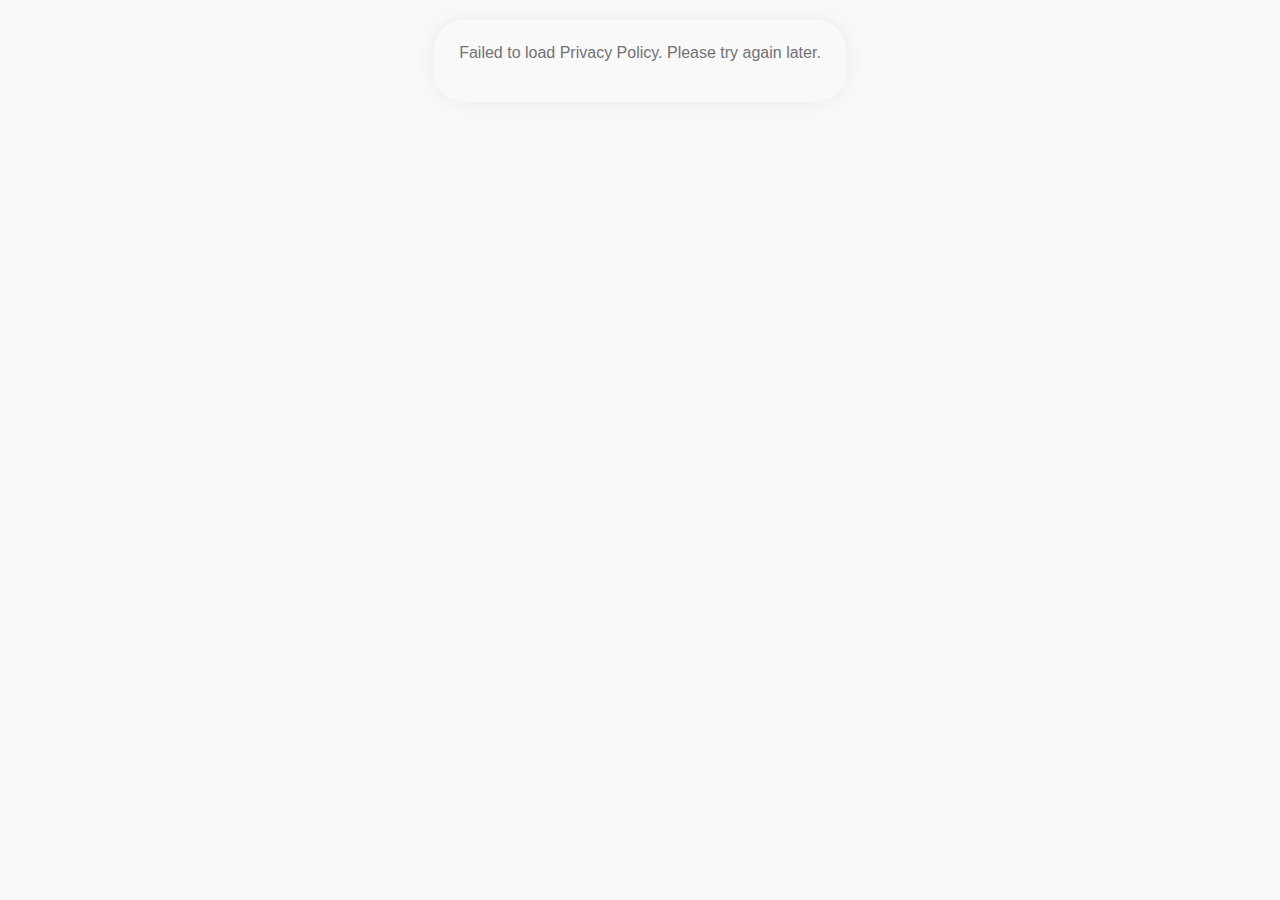
<file: privacyPolicy.html>
<!DOCTYPE html>
<html lang="en">
  <head>
    <meta charset="UTF-8" />
    <meta name="viewport" content="width=device-width, initial-scale=1.0" />
    <title>Woke - Privacy Policy</title>

    <link rel="icon" href="/images/woke-logo.png" />

    <!-- CSS FILES -->
    <link rel="preconnect" href="https://fonts.googleapis.com" />

    <link rel="preconnect" href="https://fonts.gstatic.com" crossorigin />

    <link
      href="https://fonts.googleapis.com/css2?family=Unbounded:wght@300;400;600;700&display=swap"
      rel="stylesheet"
    />

    <link href="css/bootstrap.min.css" rel="stylesheet" />

    <link href="css/bootstrap-icons.css" rel="stylesheet" />

    <link href="css/templatemo-ebook-landing.css" rel="stylesheet" />
    <style>
      body {
        font-family: Arial, sans-serif;
        line-height: 1.6;
        padding: 20px;
        background: #f9f9f9;
        color: #333;
        width: 100%;
        display: flex;
        justify-content: center;
      }
      h1,
      h2 {
        color: #2c3e50;
      }
      h1 {
        border-bottom: 2px solid #2c3e50;
        padding-bottom: 10px;
      }
      section {
        margin-bottom: 40px;
      }
      #privacy-container {
        max-width: 800px;
        box-shadow: 0px 0px 20px 0px #00000010;
        padding: 20px 25px;
        border-radius: 30px;
      }
    </style>
  </head>
  <body>
    <div id="privacy-container">Loading Privacy Policy...</div>

    <script>
      fetch("https://api.wokedatingsite.com/api/v1/info/privacy-policy")
        .then((response) => {
          if (!response.ok) throw new Error("Network response was not ok");
          return response.json();
        })
        .then((data) => {
          console.log(data.data?.attributes);
          const encodedHtml = data?.data?.attributes?.[0]?.content;
          if (encodedHtml) {
            const textarea = document.createElement("textarea");
            textarea.innerHTML = encodedHtml; // decode entities
            document.getElementById("privacy-container").innerHTML =
              textarea.value;
          } else {
            throw new Error("Privacy Policy content not found.");
          }
        })
        .catch((error) => {
          document.getElementById("privacy-container").innerHTML =
            "<p>Failed to load Privacy Policy. Please try again later.</p>";
          console.error("Fetch error:", error);
        });
    </script>
  </body>
</html>
</file>
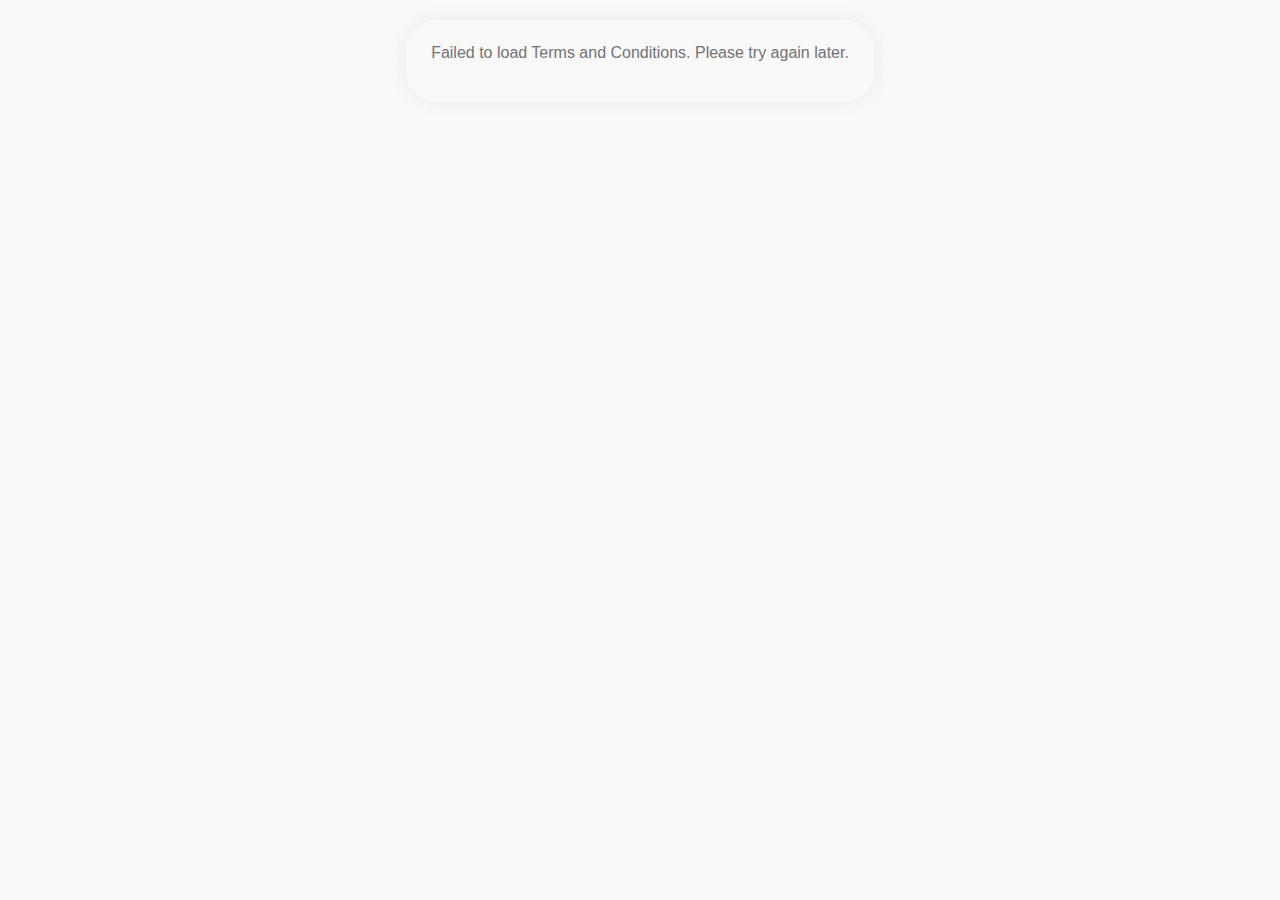
<file: termsAndConditions.html>
<!DOCTYPE html>
<html lang="en">
  <head>
    <meta charset="UTF-8" />
    <meta name="viewport" content="width=device-width, initial-scale=1.0" />
    <title>Woke - Terms and Conditions</title>
    <link rel="icon" href="/images/woke-logo.png" />

    <!-- CSS FILES -->
    <link rel="preconnect" href="https://fonts.googleapis.com" />

    <link rel="preconnect" href="https://fonts.gstatic.com" crossorigin />

    <link
      href="https://fonts.googleapis.com/css2?family=Unbounded:wght@300;400;600;700&display=swap"
      rel="stylesheet"
    />

    <link href="css/bootstrap.min.css" rel="stylesheet" />

    <link href="css/bootstrap-icons.css" rel="stylesheet" />

    <link href="css/templatemo-ebook-landing.css" rel="stylesheet" />
    <style>
      body {
         font-family: Arial, sans-serif;
        line-height: 1.6;
        padding: 20px;
        background: #f9f9f9;
        color: #333;
        width: 100%;
        display: flex;
        justify-content: center;
      }
      h1,
      h2 {
        color: #2c3e50;
      }
      h1 {
        border-bottom: 2px solid #2c3e50;
        padding-bottom: 10px;
      }
      section {
        margin-bottom: 40px;
      }
      #terms-container {
        max-width: 800px;
        box-shadow: 0px 0px 20px 0px #00000010;
        padding: 20px 25px;
        border-radius: 30px;
      }
    </style>
  </head>
  <body>
    <div id="terms-container">Loading and Conditions...</div>

    <script>
      fetch("https://api.wokedatingsite.com/api/v1/info/terms-condition")
        .then((response) => {
          if (!response.ok) throw new Error("Network response was not ok");
          return response.json();
        })
        .then((data) => {
          const encodedHtml = data?.data?.attributes?.[0]?.content;
          if (encodedHtml) {
            const textarea = document.createElement("textarea");
            textarea.innerHTML = encodedHtml; // decode entities
            document.getElementById("terms-container").innerHTML =
              textarea.value;
          } else {
            throw new Error("Terms content not found.");
          }
        })
        .catch((error) => {
          document.getElementById("terms-container").innerHTML =
            "<p>Failed to load Terms and Conditions. Please try again later.</p>";
          console.error("Fetch error:", error);
        });
    </script>
  </body>
</html>
</file>
<file: css/templatemo-ebook-landing.css>
/*

TemplateMo 588 ebook landing

https://templatemo.com/tm-588-ebook-landing

*/

/*---------------------------------------
  CUSTOM PROPERTIES ( VARIABLES )             
-----------------------------------------*/
:root {
  --white-color:                  #ffffff;
  --primary-color:                #E76F51; /* #E76F51 */
  --secondary-color:              #E9C46A;
  --section-bg-color:             #f0f8ff;
  --custom-btn-bg-color:          #F4A261;
  --custom-btn-bg-hover-color:    #E76F51;
  --dark-color:                   #000000;
  --p-color:                      #717275;
  --link-hover-color:             #E76F51;

  --body-font-family:             'Unbounded', sans-serif;

  --h1-font-size:                 42px;
  --h2-font-size:                 36px;
  --h3-font-size:                 28px;
  --h4-font-size:                 24px;
  --h5-font-size:                 22px;
  --h6-font-size:                 20px;
  --p-font-size:                  16px;
  --menu-font-size:               12px;
  --btn-font-size:                14px;
  --copyright-font-size:          14px;

  --border-radius-large:          100px;
  --border-radius-medium:         20px;
  --border-radius-small:          10px;

  --font-weight-light:            300;
  --font-weight-normal:           400;
  --font-weight-semibold:         600;
  --font-weight-bold:             700;
}

body {
  background-color: var(--white-color);
  font-family: var(--body-font-family); 
}


/*---------------------------------------
  TYPOGRAPHY               
-----------------------------------------*/

h2,
h3,
h4,
h5,
h6 {
  color: var(--dark-color);
}

h1,
h2,
h3,
h4,
h5,
h6 {
  font-weight: var(--font-weight-semibold);
}

h1 {
  font-size: var(--h1-font-size);
  font-weight: var(--font-weight-bold);
}

h2 {
  font-size: var(--h2-font-size);
  font-weight: var(--font-weight-bold);
}

h3 {
  font-size: var(--h3-font-size);
}

h4 {
  font-size: var(--h4-font-size);
}

h5 {
  font-size: var(--h5-font-size);
}

h6 {
  color: var(--secondary-color);
  font-size: var(--h6-font-size);
}

p {
  color: var(--p-color);
  font-size: var(--p-font-size);
  font-weight: var(--font-weight-normal);
}

ul li {
  color: var(--p-color);
  font-size: var(--p-font-size);
  font-weight: var(--font-weight-normal);
}

a, 
button {
  touch-action: manipulation;
  transition: all 0.3s;
}

a {
  display: inline-block;
  color: var(--primary-color);
  text-decoration: none;
}

a:hover {
  color: var(--link-hover-color);
}

b,
strong {
  font-weight: var(--font-weight-bold);
}


/*---------------------------------------
  SECTION               
-----------------------------------------*/
.section-padding {
  padding-top: 100px;
  padding-bottom: 100px;
}

::selection {
  background-color: var(--secondary-color);
  color: var(--white-color);
}


/*---------------------------------------
  AVATAR IMAGE               
-----------------------------------------*/
.avatar-image {
  border: 4px solid var(--white-color);
  border-radius: 100px;
  width: 60px;
  height: 60px;
  object-fit: cover;
}

.avatar-image-left {
  position: relative;
  left: -10px;
}

.avatar-image-left + .avatar-image-left {
  left: -20px;
}

.avatar-image-left + .avatar-image-left + .avatar-image-left {
  left: -30px;
}

.avatar-image-left + .avatar-image-left + .avatar-image-left + .avatar-image-left {
  left: -40px;
}

.avatar-group,
.reviews-group {
  position: relative;
  z-index: 22;
}

.reviews-group {
  display: inline-block;
  vertical-align: top;
}

.reviews-group strong {
  font-size: var(--h3-font-size);
  margin-right: 10px;
}


/*---------------------------------------
  CUSTOM LINK              
-----------------------------------------*/
.link {
  cursor: pointer;
  position: relative;
  white-space: nowrap;
  color: var(--white-color);
}

.link::before,
.link::after {
  position: absolute;
  width: 100%;
  height: 1px;
  background: currentColor;
  top: 100%;
  left: 0;
  pointer-events: none;
}

.link::before {
  content: '';
}

.link--kale::before {
  height: 10px;
  top: 100%;
  opacity: 0;
}

.link--kale:hover::before {
  opacity: 1;
  animation: lineUp 0.3s ease forwards;
}

@keyframes lineUp {
    0% {
      transform-origin: 50% 100%;
      transform: scale3d(1, 0.045, 1);
    }

    50% {
      transform-origin: 50% 100%;
      transform: scale3d(1, 1, 1);
    }

    51% {
      transform-origin: 50% 0%;
      transform: scale3d(1, 1, 1);
    }

    100% {
      transform-origin: 50% 0%;
      transform: scale3d(1, 0.045, 1);
    }
}

.link--kale::after {
    content: '';
    transition: opacity 0.3s;
    opacity: 0;
    transition-delay: 0s;
}

.link--kale:hover::after {
    opacity: 1;
    transition-delay: 0.3s;
}


/*---------------------------------------
  CUSTOM BUTTON               
-----------------------------------------*/
.custom-btn {
  background: var(--custom-btn-bg-color);
  border: 2px solid transparent;
  border-radius: var(--border-radius-large);
  color: var(--white-color);
  font-size: var(--btn-font-size);
  font-weight: var(--font-weight-semibold);
  line-height: normal;
  transition: all 0.3s;
  padding: 10px 20px;
}

.custom-btn:hover {
  background: var(--custom-btn-bg-hover-color);
  color: var(--white-color);
}

.custom-border-btn {
  background: transparent;
  border: 2px solid var(--custom-btn-bg-color);
  color: var(--custom-btn-bg-color);
}

.custom-border-btn:hover {
  background: var(--custom-btn-bg-color);
  border-color: transparent;
  color: var(--white-color);
}

.custom-btn-bg-white {
  border-color: var(--white-color);
  color: var(--white-color);
}

.btn-naira {
  padding: 0;
  position: relative;
  z-index: 1;
  overflow: hidden;
  -webkit-backface-visibility: hidden;
  -webkit-transition: background-color 0.3s;
  transition: background-color 0.3s;
}

.btn-naira::before {
  content: '';
  position: absolute;
  left: -50%;
  width: 200%;
  height: 200%;
  background: var(--primary-color);
  top: -50%;
  z-index: -1;
  -webkit-transform: translate3d(0, -100%, 0) rotate3d(0, 0, 1, -10deg);
  transform: translate3d(0, -100%, 0) rotate3d(0, 0, 1, -10deg);
}

.btn-naira.btn-inverted::before {
  background: var(--primary-color);
}

.btn-naira > span {
  display: block;
  vertical-align: middle;
}

.btn-naira .btn-icon {
  position: absolute;
  top: 0;
  width: 100%;
  left: 0;
  color: var(--white-color);
  -webkit-transform: translate3d(0, -100%, 0);
  transform: translate3d(0, -100%, 0);
}

.btn-naira > span,
.btn-naira .btn-icon {
  padding: 10px 20px;
  -webkit-transition: -webkit-transform 0.3s;
  transition: transform 0.3s;
  -webkit-transition-timing-function: cubic-bezier(0.75, 0, 0.125, 1);
  transition-timing-function: cubic-bezier(0.75, 0, 0.125, 1);
}

.btn-naira:hover::before {
  -webkit-animation: anim-naira-1 0.3s forwards ease-in;
  animation: anim-naira-1 0.3s forwards ease-in;
}

@-webkit-keyframes anim-naira-1 {
  50% {
    -webkit-transform: translate3d(0, -50%, 0) rotate3d(0, 0, 1, -10deg);
    transform: translate3d(0, -50%, 0) rotate3d(0, 0, 1, -10deg);
    -webkit-animation-timing-function: ease-out;
    animation-timing-function: ease-out;
  }
  100% {
    -webkit-transform: translate3d(0, 0%, 0) rotate3d(0, 0, 1, 0deg);
    transform: translate3d(0, 0%, 0) rotate3d(0, 0, 1, 0deg);
  }
}

@keyframes anim-naira-1 {
  50% {
    -webkit-transform: translate3d(0, -50%, 0) rotate3d(0, 0, 1, -10deg);
    transform: translate3d(0, -50%, 0) rotate3d(0, 0, 1, -10deg);
    -webkit-animation-timing-function: ease-out;
    animation-timing-function: ease-out;
  }
  100% {
    -webkit-transform: translate3d(0, 0%, 0) rotate3d(0, 0, 1, 0deg);
    transform: translate3d(0, 0%, 0) rotate3d(0, 0, 1, 0deg);
  }
}

.btn-naira:hover {
  background-color: var(--primary-color);
  -webkit-transition: background-color 0s 0.3s;
  transition: background-color 0s 0.3s;
}

.btn-naira.btn-inverted:hover {
  background-color: var(--primary-color);
}

.btn-naira:hover .btn-icon {
  -webkit-transform: translate3d(0, 0, 0);
  transform: translate3d(0, 0, 0);
}

.btn-naira:hover > span {
  opacity: 0;
  -webkit-transform: translate3d(0, 100%, 0);
  transform: translate3d(0, 100%, 0);
}


/*---------------------------------------
  NAVIGATION              
-----------------------------------------*/
.sticky-wrapper {
  position: absolute;
  top: 0;
  right: 0;
  left: 0;
}

.sticky-wrapper.is-sticky .navbar {
  background-color: rgba(0, 0, 0, 0.85);
}

.navbar {
  background: transparent;
  z-index: 99;
  padding-top: 15px;
  padding-bottom: 15px;
}

.navbar-brand,
.navbar-brand:hover {
  font-size: var(--h3-font-size);
  font-weight: var(--font-weight-bold);
  display: block;
  color: var(--white-color);
}

.navbar-brand-icon {
  background: var(--secondary-color);
  border-radius: var(--border-radius-large);
  display: inline-block;
  vertical-align: top;
  color: var(--white-color);
  font-size: var(--h6-font-size);
  width: 40px;
  height: 40px;
  line-height: 40px;
  text-align: center;
  position: relative;
}

.navbar-brand-icon::after {
  content: "";
  position: absolute;
  z-index: -1;
  top: 10px;
  right: -5px;
  width: 0;
  height: 0;
  border-style: solid;
  border-width: 0 0 20px 20px;
  border-color: transparent transparent var(--secondary-color) transparent;
  pointer-events: none;
  transform: rotate(65deg);
}

.navbar-expand-lg .navbar-nav .nav-link {
  border-radius: var(--border-radius-large);
  margin: 10px;
  padding: 10px;
}

.navbar-nav .nav-link {
  display: inline-block;
  color: var(--white-color);
  font-size: var(--menu-font-size);
  font-weight: var(--font-weight-semibold);
  letter-spacing: 0.5px;
  position: relative;
  padding-top: 15px;
  padding-bottom: 15px;
}

.navbar-nav .nav-link.active, 
.navbar-nav .nav-link:hover {
  color: var(--primary-color);
}

.navbar-toggler {
  border: 0;
  padding: 0;
  cursor: pointer;
  margin: 0;
  width: 30px;
  height: 35px;
  outline: none;
}

.navbar-toggler:focus {
  outline: none;
  box-shadow: none;
}

.navbar-toggler[aria-expanded="true"] .navbar-toggler-icon {
  background: transparent;
}

.navbar-toggler[aria-expanded="true"] .navbar-toggler-icon:before,
.navbar-toggler[aria-expanded="true"] .navbar-toggler-icon:after {
  transition: top 300ms 50ms ease, -webkit-transform 300ms 350ms ease;
  transition: top 300ms 50ms ease, transform 300ms 350ms ease;
  transition: top 300ms 50ms ease, transform 300ms 350ms ease, -webkit-transform 300ms 350ms ease;
  top: 0;
}

.navbar-toggler[aria-expanded="true"] .navbar-toggler-icon:before {
  transform: rotate(45deg);
}

.navbar-toggler[aria-expanded="true"] .navbar-toggler-icon:after {
  transform: rotate(-45deg);
}

.navbar-toggler .navbar-toggler-icon {
  background: var(--white-color);
  transition: background 10ms 300ms ease;
  display: block;
  width: 30px;
  height: 2px;
  position: relative;
}

.navbar-toggler .navbar-toggler-icon:before,
.navbar-toggler .navbar-toggler-icon:after {
  transition: top 300ms 350ms ease, -webkit-transform 300ms 50ms ease;
  transition: top 300ms 350ms ease, transform 300ms 50ms ease;
  transition: top 300ms 350ms ease, transform 300ms 50ms ease, -webkit-transform 300ms 50ms ease;
  position: absolute;
  right: 0;
  left: 0;
  background: var(--white-color);
  width: 30px;
  height: 2px;
  content: '';
}

.navbar-toggler .navbar-toggler-icon::before {
  top: -8px;
}

.navbar-toggler .navbar-toggler-icon::after {
  top: 8px;
}


/*---------------------------------------
  HERO        
-----------------------------------------*/
.hero-section {
  background-image: url('../images/herobg.jpg');
  background-repeat: no-repeat;
  background-size: cover;
  background-position: center;
  position: relative;
  padding-top: 50px;
}

.hero-section::after {
  content: "";
  position: absolute;
  top: 0;
  right: 0;
  bottom: 0;
  left: 0;
  pointer-events: none;
  background-color: rgba(0, 0, 0, 0.45);
}

.hero-section .row {
  position: relative;
  z-index: 22;
  top: 100px;
}

.hero-image {
  position: relative;
  z-index: 2;
  bottom: 100px;
  display: block;
  margin: auto;
}

@media screen and (min-width: 991px) {
  .hero-section {
    height: calc(90vh - 88px);
    padding-top: 350px;
  }
}


/*---------------------------------------
  FEATURED              
-----------------------------------------*/
.featured-section {
  background-color: var(--custom-btn-bg-color);
  position: relative;
  padding-top: 50px;
  padding-bottom: 50px;
}

.featured-section::after {
  content: "";
  position: absolute;
  bottom: 0;
  right: 0;
  width: 0;
  height: 0;
  border-style: solid;
  border-width: 0 0 450px 450px;
  border-color: transparent transparent var(--white-color) transparent;
  pointer-events: none;
}


/*---------------------------------------
  CUSTOM BLOCK              
-----------------------------------------*/
.custom-block {
  background-image: url('../images/herobg.jpg');
  background-repeat: no-repeat;
  background-size: cover;
  background-position: center;
  border-radius: var(--border-radius-medium);
  position: relative;
  overflow: hidden;
}

.custom-block::after {
  content: "";
  position: absolute;
  top: 0;
  right: 0;
  bottom: 0;
  left: 0;
  pointer-events: none;
  background-color: rgba(0, 0, 0, 0.45);
}

.custom-block .avatar-image {
  min-width: 60px;
  margin: auto;
  left: 0;
}

.custom-block .bi-star {
  color: var(--white-color);
}

.custom-block .bi-star-fill {
  color: var(--secondary-color);
}

.custom-block-image-wrap {
  background-color: rgba(231, 111, 81, 0.85);
  border-radius: 0 0 var(--border-radius-medium) var(--border-radius-medium);
  position: relative;
  z-index: 2;
  overflow: hidden;
  margin: auto;
  padding: 25px 45px;
}

.custom-block-info {
  position: relative;
  z-index: 2;
  padding: 30px;
}

.custom-block-info strong,
.custom-block-info p {
  color: var(--white-color);
}

.custom-block-info p {
  color: rgba(255, 255, 255, 0.9);
  line-height: 1.8;
}


/*---------------------------------------
  THE BOOK SECTION            
-----------------------------------------*/
.book-section-info {
  padding-top: 40px;
  padding-right: 40px;
  padding-left: 40px;
}

.nav-pills {
  border: 2px solid var(--primary-color);
  border-radius: var(--border-radius-medium);
  position: sticky;
  top: 120px;
  padding: 30px;
}

.nav-pills .nav-link {
  background: var(--section-bg-color);
  color: var(--p-color);
  border-radius: var(--border-radius-large);
  margin-top: 5px;
  margin-bottom: 10px;
  padding: 15px 30px;
}

.nav-pills .nav-link:hover,
.nav-pills .nav-link.active, 
.nav-pills .show>.nav-link {
  background: var(--primary-color);
  color: var(--white-color);
}

.scrollspy-example-2 {
  padding-right: 30px;
  padding-left: 30px;
}

.scrollspy-example-item {
  border-bottom: 5px dotted var(--p-color);
  min-height: 500px;
  padding-top: 20px;
  padding-bottom: 50px;
}

.scrollspy-example-item:last-child {
  border-bottom: 0;
}

.scrollspy-example-item-image {
  border-radius: var(--border-radius-medium);
}

.scrollspy-example-item h5 {
  padding-top: 30px;
  padding-bottom: 20px;
}

.blockquote {
  background: var(--section-bg-color);
  border-radius: var(--border-radius-small);
  font-size: var(--h5-font-size);
  font-weight: var(--font-weight-semibold);
  color: var(--site-footer-bg-color);
  margin-top: 30px;
  margin-bottom: 30px;
  padding: 80px 40px 40px 40px;
  text-align: center;
}

.blockquote::before {
  content: "“";
  color: var(--custom-btn-bg-color);
  font-size: 100px;
  line-height: 1rem;
  display: block;
}


/*---------------------------------------
  AUTHOR SECTION            
-----------------------------------------*/
.author-section {
  background-image: url('../images/circle-scatter-haikei.png');
  background-repeat: no-repeat;
  background-size: contain;
  background-position: left bottom;
  position: relative;
  margin-top: 50px;
}

.author-image {
  border: 10px solid var(--secondary-color);
  border-radius: 100%;
  display: block;
  margin: auto;
  width: 350px;
  height: 350px;
  object-fit: cover;
}


/*---------------------------------------
  DIVIDER SECTION               
-----------------------------------------*/
.divider-section {
  background-image: url('../images/wave-haikei.png');
  background-repeat: no-repeat;
  background-size: cover;
  background-position: center;
}


/*---------------------------------------
  CONTACT               
-----------------------------------------*/
.contact-section {
  background: var(--custom-btn-bg-color);
  position: relative;
  overflow: hidden;
}

.contact-section::before {
  content: "";
  position: absolute;
  top: 0;
  left: 0;
  width: 0;
  height: 0;
  border-style: solid;
  border-width: 450px 450px 0 0;
  border-color: var(--white-color) transparent transparent;
  pointer-events: none;
}

.contact-section .container {
  position: relative;
}

.contact-section p {
  color: var(--white-color);
  font-size: var(--h6-font-size);
}

.contact-link {
  color: var(--white-color);
}

.contact-section .copyright-text {
  font-size: var(--copyright-font-size);
}


/*---------------------------------------
  EBOOK DOWNLOAD FORM               
-----------------------------------------*/
.ebook-download-form {
  border-radius: var(--border-radius-medium);
  position: relative;
  z-index: 2;
  padding: 50px;
}


/*---------------------------------------
  CUSTOM FORM               
-----------------------------------------*/
.custom-form .form-control {
  border-radius: var(--border-radius-large);
  box-shadow: none;
  color: var(--p-color);
  padding-top: 13px;
  padding-bottom: 13px;
  padding-right: 40px;
  padding-left: 20px;
  outline: none;
}

.custom-form .form-control:focus,
.custom-form .form-control:hover {
  border-color: var(--primary-color);
}

.custom-form .form-control:focus + .input-group-text .custom-form-icon,
.custom-form .form-control:hover + .input-group-text .custom-form-icon {
  opacity: 1;
}

.custom-form .input-group-text {
  background: transparent;
  border: 0;
  border-radius: 0;
  position: absolute;
  top: 0;
  right: 0;
  bottom: 0;
  margin: 10px;
}

.custom-form-icon {
  position: relative;
  z-index: 22;
  opacity: 0;
  transition: opacity 0.3s ease;
}

.input-group:not(.has-validation)>.dropdown-toggle:nth-last-child(n+3), .input-group:not(.has-validation)>.form-floating:not(:last-child)>.form-control, .input-group:not(.has-validation)>.form-floating:not(:last-child)>.form-select, .input-group:not(.has-validation)>:not(:last-child):not(.dropdown-toggle):not(.dropdown-menu):not(.form-floating) {
  border-radius: var(--border-radius-large);
}

.custom-form button[type="submit"] {
  background: var(--custom-btn-bg-color);
  border: none;
  border-radius: var(--border-radius-large);
  color: var(--white-color);
  font-size: var(--p-font-size);
  font-weight: var(--font-weight-semibold);
  transition: all 0.3s;
  margin-bottom: 0;
}

.custom-form button[type="submit"]:hover,
.custom-form button[type="submit"]:focus {
  background: var(--custom-btn-bg-hover-color);
  border-color: transparent;
}


/*---------------------------------------
  SOCIAL ICON               
-----------------------------------------*/
.social-icon {
  margin: 0;
  padding: 0;
}

.social-icon-item {
  list-style: none;
  display: inline-block;
  vertical-align: top;
}

.social-icon-link {
  background: var(--secondary-color);
  border-radius: var(--border-radius-large);
  color: var(--white-color);
  font-size: var(--copyright-font-size);
  display: block;
  margin-right: 10px;
  text-align: center;
  width: 35px;
  height: 35px;
  line-height: 36px;
  transition: background 0.2s, color 0.2s;
}

.social-icon-link:hover {
  background: var(--primary-color);
  color: var(--white-color);
}


/*---------------------------------------
  RESPONSIVE STYLES               
-----------------------------------------*/
@media screen and (max-width: 991px) {
  h1 {
    font-size: 48px;
  }

  h2 {
    font-size: 36px;
  }

  h3 {
    font-size: 32px;
  }

  h4 {
    font-size: 28px;
  }

  h5 {
    font-size: 20px;
  }

  h6 {
    font-size: 18px;
  }

  .section-padding {
    padding-top: 50px;
    padding-bottom: 50px;
  }
  
  .navbar {
    background-color: rgba(0, 0, 0, 0.65);
  }

  .navbar-expand-lg .navbar-nav {
    padding-bottom: 20px;
  }

  .navbar-expand-lg .navbar-nav .nav-link {
    padding: 0;
  }

  .scrollspy-example-2 .scrollspy-example-item:first-child {
    padding-top: 0;
  }

  .scrollspy-example-item h5 {
    padding-bottom: 5px;
  }

  .book-section-info {
    padding-top: 20px;
    padding-right: 20px;
    padding-left: 20px;
  }

  .ebook-download-form {
    padding: 30px;
  }
}

@media screen and (max-width: 480px) {
  h1 {
    font-size: 36px;
  }

  h2 {
    font-size: 28px;
  }

  h3 {
    font-size: 26px;
  }

  h4 {
    font-size: 22px;
  }

  h5 {
    font-size: 20px;
  }

  .navbar-brand {
    font-size: var(--p-font-size);
  }

  .navbar-brand-icon {
    width: 30px;
    height: 30px;
    line-height: 30px;
  }

  .navbar-brand-icon::after {
    top: 5px;
  }

  .btn-naira > span, 
  .btn-naira .btn-icon {
    font-size: 12px;
    padding: 5px 15px;
  }
}
</file>
